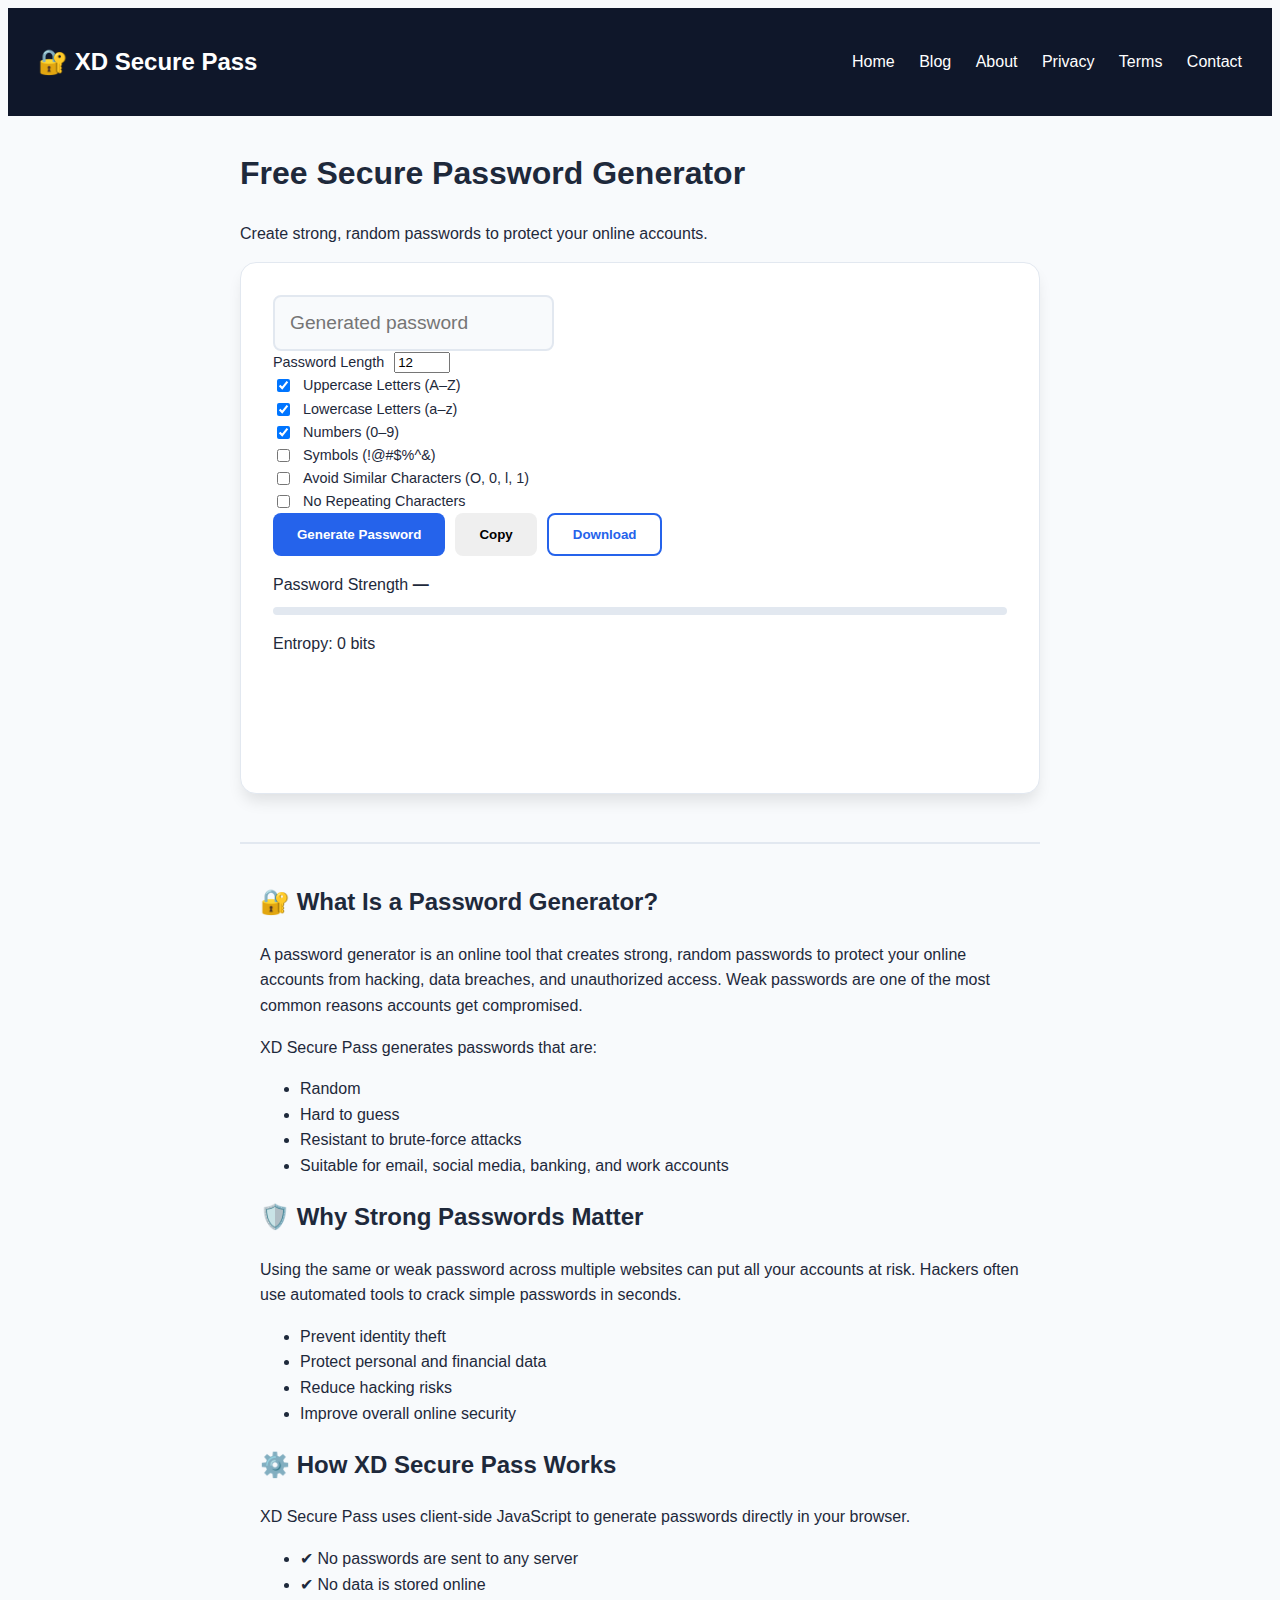
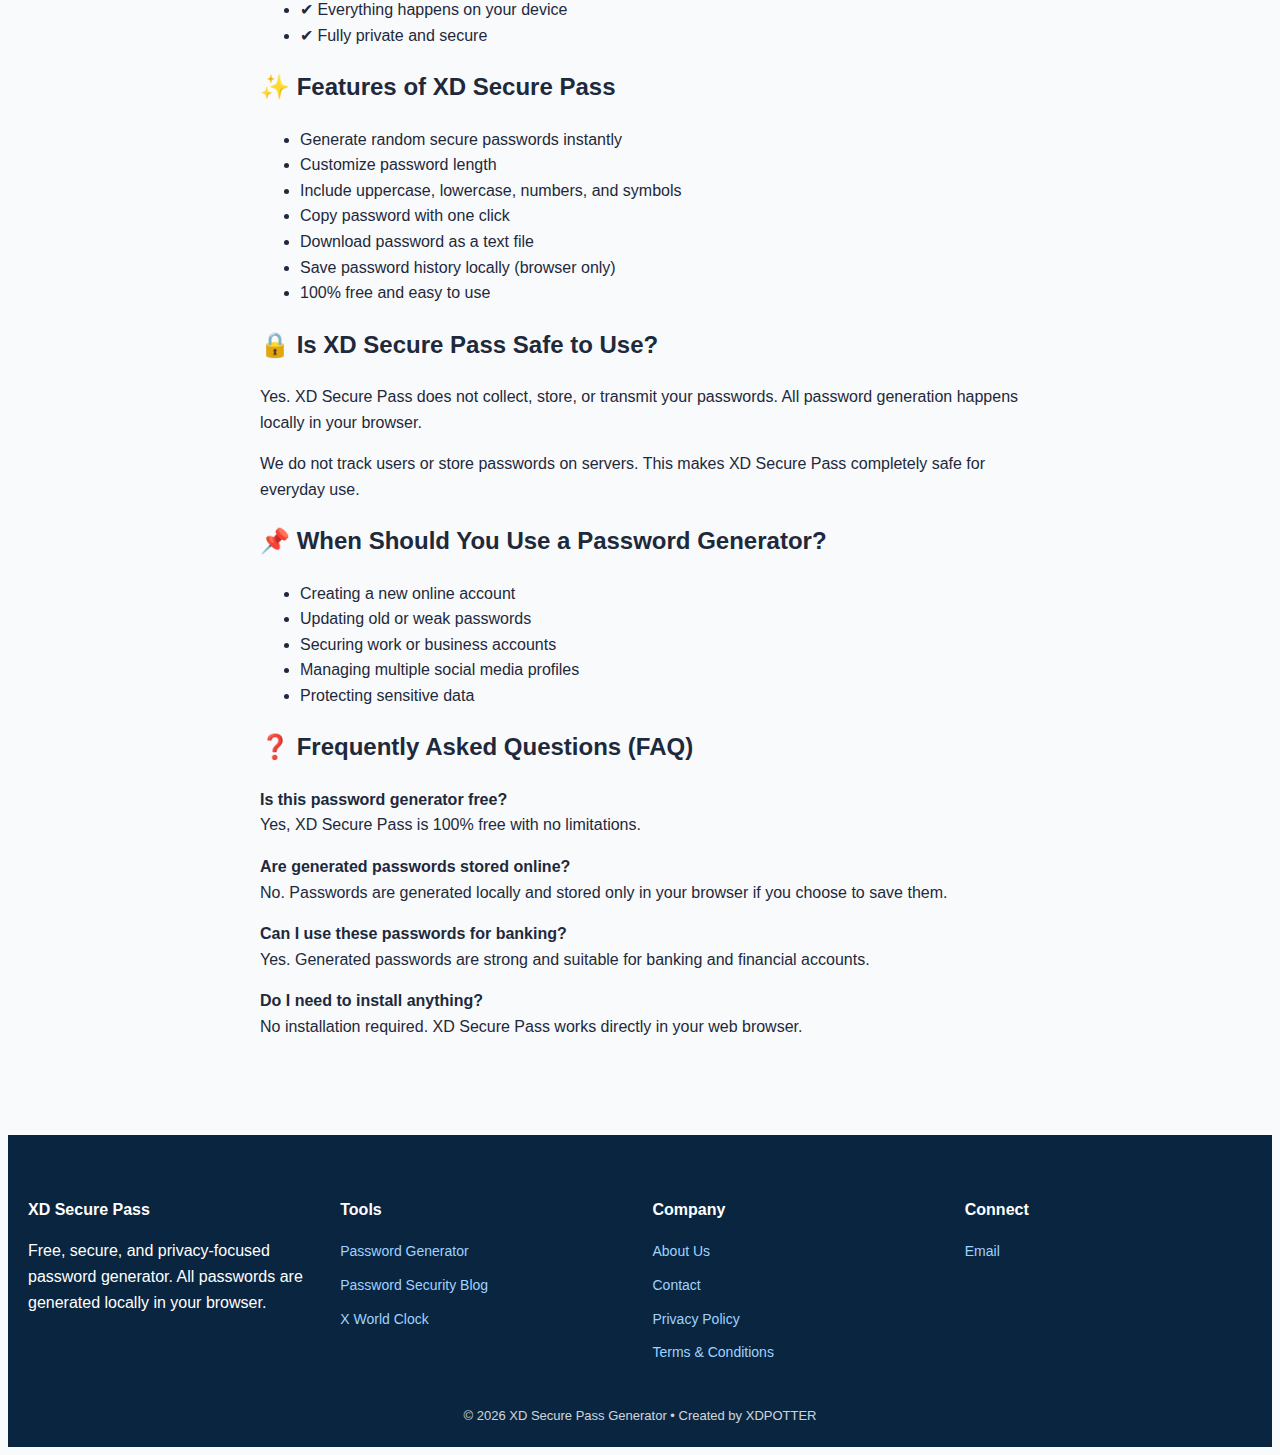
<file: index.html>
<!DOCTYPE html>
<html lang="en">
<head>
  <script async src="https://pagead2.googlesyndication.com/pagead/js/adsbygoogle.js?client=ca-pub-8173211580426362"
     crossorigin="anonymous"></script>
<meta charset="UTF-8">
<title>XD Secure Pass – Free Password Generator</title>
<meta name="description" content="Generate strong, secure passwords online for free.">
<meta name="viewport" content="width=device-width, initial-scale=1">
<link rel="stylesheet" href="style.css">

<!-- Google AdSense (ADD AFTER APPROVAL) -->
<!--
<script async src="https://pagead2.googlesyndication.com/pagead/js/adsbygoogle.js"
data-ad-client="ca-pub-XXXXXXXX"></script>
-->
</head>

<body>

<header>
  <!-- <button id="darkToggle" class="dark-toggle">
  🌙 Dark Mode
</button> -->

    <h2>🔐 XD Secure Pass</h2>
  <nav>
    <a href="index.html">Home</a>
    <a href="blog1.html">Blog</a>
    <a href="about.html">About</a>
    <a href="privacy.html">Privacy</a>
    <a href="terms.html">Terms</a>
    <a href="contact.html">Contact</a>
  </nav>
</header>

<!-- AD PLACEHOLDER (TOP BANNER) -->
<!-- <div class="ad-box">Advertisement</div> -->

<main class="container">

<h1>Free Secure Password Generator</h1>
<p>Create strong, random passwords to protect your online accounts.</p>

<div class="generator-box">
  <input type="text" id="password" placeholder="Generated password" readonly>

  <!-- Options -->
<div class="options-box">

  <label class="option">
    <span>Password Length</span>
    <input type="number" id="length" value="12" min="6" max="32">
  </label>

  <label class="option">
    <input type="checkbox" id="uppercase" checked>
    Uppercase Letters (A–Z)
  </label>

  <label class="option">
    <input type="checkbox" id="lowercase" checked>
    Lowercase Letters (a–z)
  </label>

  <label class="option">
    <input type="checkbox" id="numbers" checked>
    Numbers (0–9)
  </label>

  <label class="option">
    <input type="checkbox" id="symbols">
    Symbols (!@#$%^&)
  </label>

  <label class="option">
    <input type="checkbox" id="noSimilar">
    Avoid Similar Characters (O, 0, l, 1)
  </label>

  <label class="option">
    <input type="checkbox" id="noRepeat">
    No Repeating Characters
  </label>

</div>

  <div class="button-group">
  <button class="btn primary" onclick="generatePassword()">Generate Password</button>
  <button class="btn secondary" onclick="copyPassword()">Copy</button>
  <button class="btn outline" onclick="downloadPassword()">Download</button>
</div>

<p id="message" class="message"></p>



<div class="strength-box">
  <div class="strength-head">
    <span>Password Strength</span>
    <strong id="strengthText">—</strong>
  </div>

  <div class="strength-meter">
    <div id="strengthBar"></div>
  </div>

  <p id="entropyText">Entropy: 0 bits</p>

  <canvas id="entropyChart" height="80"></canvas>
</div>

</div>


<!-- AD PLACEHOLDER (MID CONTENT) -->
<!-- <div class="ad-box">Advertisement</div> -->

<section class="content-box">

  <h2>🔐 What Is a Password Generator?</h2>
  <p>
    A password generator is an online tool that creates strong, random passwords
    to protect your online accounts from hacking, data breaches, and unauthorized access.
    Weak passwords are one of the most common reasons accounts get compromised.
  </p>

  <p>XD Secure Pass generates passwords that are:</p>
  <ul>
    <li>Random</li>
    <li>Hard to guess</li>
    <li>Resistant to brute-force attacks</li>
    <li>Suitable for email, social media, banking, and work accounts</li>
  </ul>

  <h2>🛡️ Why Strong Passwords Matter</h2>
  <p>
    Using the same or weak password across multiple websites can put all your accounts at risk.
    Hackers often use automated tools to crack simple passwords in seconds.
  </p>

  <ul>
    <li>Prevent identity theft</li>
    <li>Protect personal and financial data</li>
    <li>Reduce hacking risks</li>
    <li>Improve overall online security</li>
  </ul>

  <h2>⚙️ How XD Secure Pass Works</h2>
  <p>
    XD Secure Pass uses client-side JavaScript to generate passwords directly in your browser.
  </p>

  <ul>
    <li>✔ No passwords are sent to any server</li>
    <li>✔ No data is stored online</li>
    <li>✔ Everything happens on your device</li>
    <li>✔ Fully private and secure</li>
  </ul>

  <h2>✨ Features of XD Secure Pass</h2>
  <ul>
    <li>Generate random secure passwords instantly</li>
    <li>Customize password length</li>
    <li>Include uppercase, lowercase, numbers, and symbols</li>
    <li>Copy password with one click</li>
    <li>Download password as a text file</li>
    <li>Save password history locally (browser only)</li>
    <li>100% free and easy to use</li>
  </ul>

  <h2>🔒 Is XD Secure Pass Safe to Use?</h2>
  <p>
    Yes. XD Secure Pass does not collect, store, or transmit your passwords.
    All password generation happens locally in your browser.
  </p>
  <p>
    We do not track users or store passwords on servers.
    This makes XD Secure Pass completely safe for everyday use.
  </p>

  <h2>📌 When Should You Use a Password Generator?</h2>
  <ul>
    <li>Creating a new online account</li>
    <li>Updating old or weak passwords</li>
    <li>Securing work or business accounts</li>
    <li>Managing multiple social media profiles</li>
    <li>Protecting sensitive data</li>
  </ul>

  <h2>❓ Frequently Asked Questions (FAQ)</h2>

  <p><strong>Is this password generator free?</strong><br>
  Yes, XD Secure Pass is 100% free with no limitations.</p>

  <p><strong>Are generated passwords stored online?</strong><br>
  No. Passwords are generated locally and stored only in your browser if you choose to save them.</p>

  <p><strong>Can I use these passwords for banking?</strong><br>
  Yes. Generated passwords are strong and suitable for banking and financial accounts.</p>

  <p><strong>Do I need to install anything?</strong><br>
  No installation required. XD Secure Pass works directly in your web browser.</p>

</section>


</main>

<footer class="site-footer">

  <div class="footer-grid">

    <div>
      <h4>XD Secure Pass</h4>
      <p>
        Free, secure, and privacy-focused password generator.
        All passwords are generated locally in your browser.
      </p>
    </div>

    <div>
      <h4>Tools</h4>
      <ul>
        <li><a href="/">Password Generator</a></li>
        <li><a href="/blog1.html">Password Security Blog</a></li>
        <li>
      <a href="https://xworldclock.netlify.app" target="_blank">
       X World Clock
      </a>
    </li>
      </ul>
    </div>

    <div>
      <h4>Company</h4>
      <ul>
        <li><a href="/about.html">About Us</a></li>
        <li><a href="/contact.html">Contact</a></li>
        <li><a href="/privacy.html">Privacy Policy</a></li>
        <li><a href="/terms.html">Terms & Conditions</a></li>
      </ul>
    </div>

    <div>
      <h4>Connect</h4>
      <ul>
        <li><a href="mailto:xdpotter@gmail.com">Email</a></li>
      </ul>
    </div>

  </div>

  <div class="footer-bottom">
    © <span id="year"></span> XD Secure Pass Generator • Created by XDPOTTER
  </div>

</footer>

<script>
document.getElementById("year").textContent = new Date().getFullYear();
</script>


<script src="script.js"></script>
<script>
const toggle = document.getElementById("darkToggle");

if (localStorage.getItem("theme") === "dark") {
  document.body.classList.add("dark");
}

toggle.onclick = () => {
  document.body.classList.toggle("dark");
  localStorage.setItem(
    "theme",
    document.body.classList.contains("dark") ? "dark" : "light"
  );
};
</script>

</body>
</html>
</file>
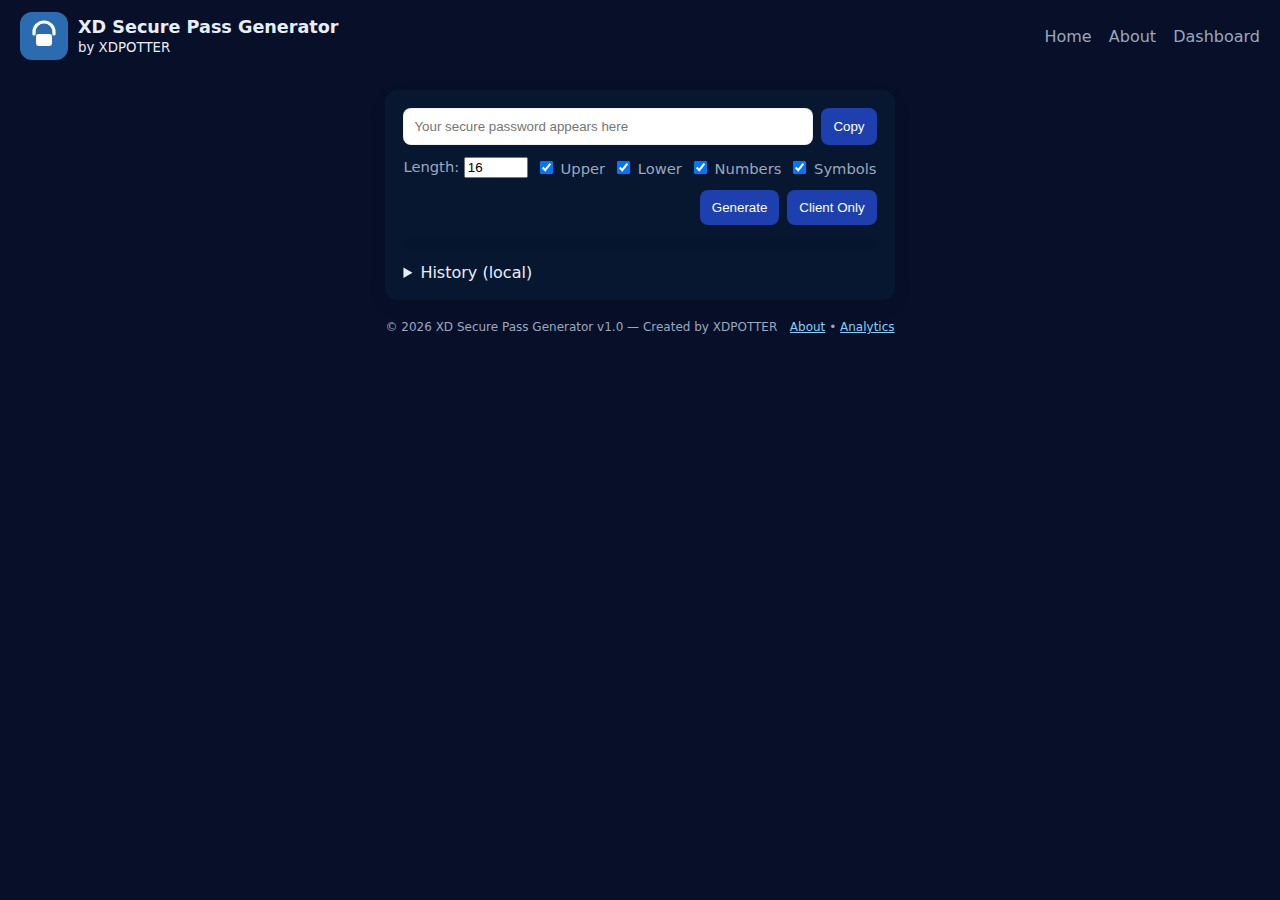
<file: frontend/index.html>
<!doctype html>
<html lang="en">
<head>
  <meta charset="utf-8" />
  <meta name="viewport" content="width=device-width,initial-scale=1" />
  <title>XD Secure Pass Generator</title>
  <meta name="description" content="Generate strong, unique, and secure passwords instantly." />
  <meta name="author" content="XDPOTTER" />
  <!-- Open Graph / Social preview -->
  <meta property="og:title" content="XD Secure Pass Generator" />
  <meta property="og:description" content="Generate strong, unique, and secure passwords instantly." />
  <meta property="og:image" content="preview.png" />
  <meta property="og:type" content="website" />
  <meta name="twitter:card" content="summary_large_image" />
  <!-- PWA -->
  <link rel="manifest" href="manifest.json" />
  <meta name="theme-color" content="#2B6CB0" />
  <link rel="icon" href="favicon.svg" />
  <link rel="stylesheet" href="style.css" />
</head>
<body>
  <header class="site-header">
    <div class="brand">
      <img src="app-icon-48.svg" alt="XD Secure" class="logo" />
      <div>
        <h1>XD Secure Pass Generator</h1>
        <small>by XDPOTTER</small>
      </div>
    </div>

    <nav class="nav">
      <a href="index.html">Home</a>
      <a href="about.html">About</a>
      <a href="dashboard.html">Dashboard</a>
    </nav>
  </header>

  <main class="container">
    <section class="card">
      <div class="output-row">
        <input id="passwordOutput" readonly placeholder="Your secure password appears here" />
        <button id="copyBtn" class="primary">Copy</button>
      </div>

      <div class="controls">
        <label>Length: <input id="length" type="number" min="4" max="128" value="16" /></label>
        <label><input id="upper" type="checkbox" checked /> Upper</label>
        <label><input id="lower" type="checkbox" checked /> Lower</label>
        <label><input id="numbers" type="checkbox" checked /> Numbers</label>
        <label><input id="symbols" type="checkbox" checked /> Symbols</label>
      </div>

      <div class="actions">
        <button id="generateBtn" class="primary">Generate</button>
        <button id="clientBtn" class="primary">Client Only</button>
      </div>

      <div class="strength" aria-hidden="true">
        <div class="bar" id="strengthBar"></div>
        <small id="entropyText"></small>
      </div>

      <details id="historyPanel">
        <summary>History (local)</summary>
        <ul id="historyList"></ul>
        <div class="history-actions">
          <button id="clearHistory" class="primary">Clear</button>
          <button id="exportHistory" class="primary">Export .txt</button>
        </div>
      </details>
    </section>

    <footer class="site-footer">
      <div>
        <small>© <span id="year"></span> XD Secure Pass Generator v1.0 — Created by XDPOTTER</small>
      </div>
      <div>
        <small><a href="about.html">About</a> • <a href="dashboard.html">Analytics</a></small>
      </div>
    </footer>
  </main>

  <script src="script.js"></script>
</body>
</html>
</file>
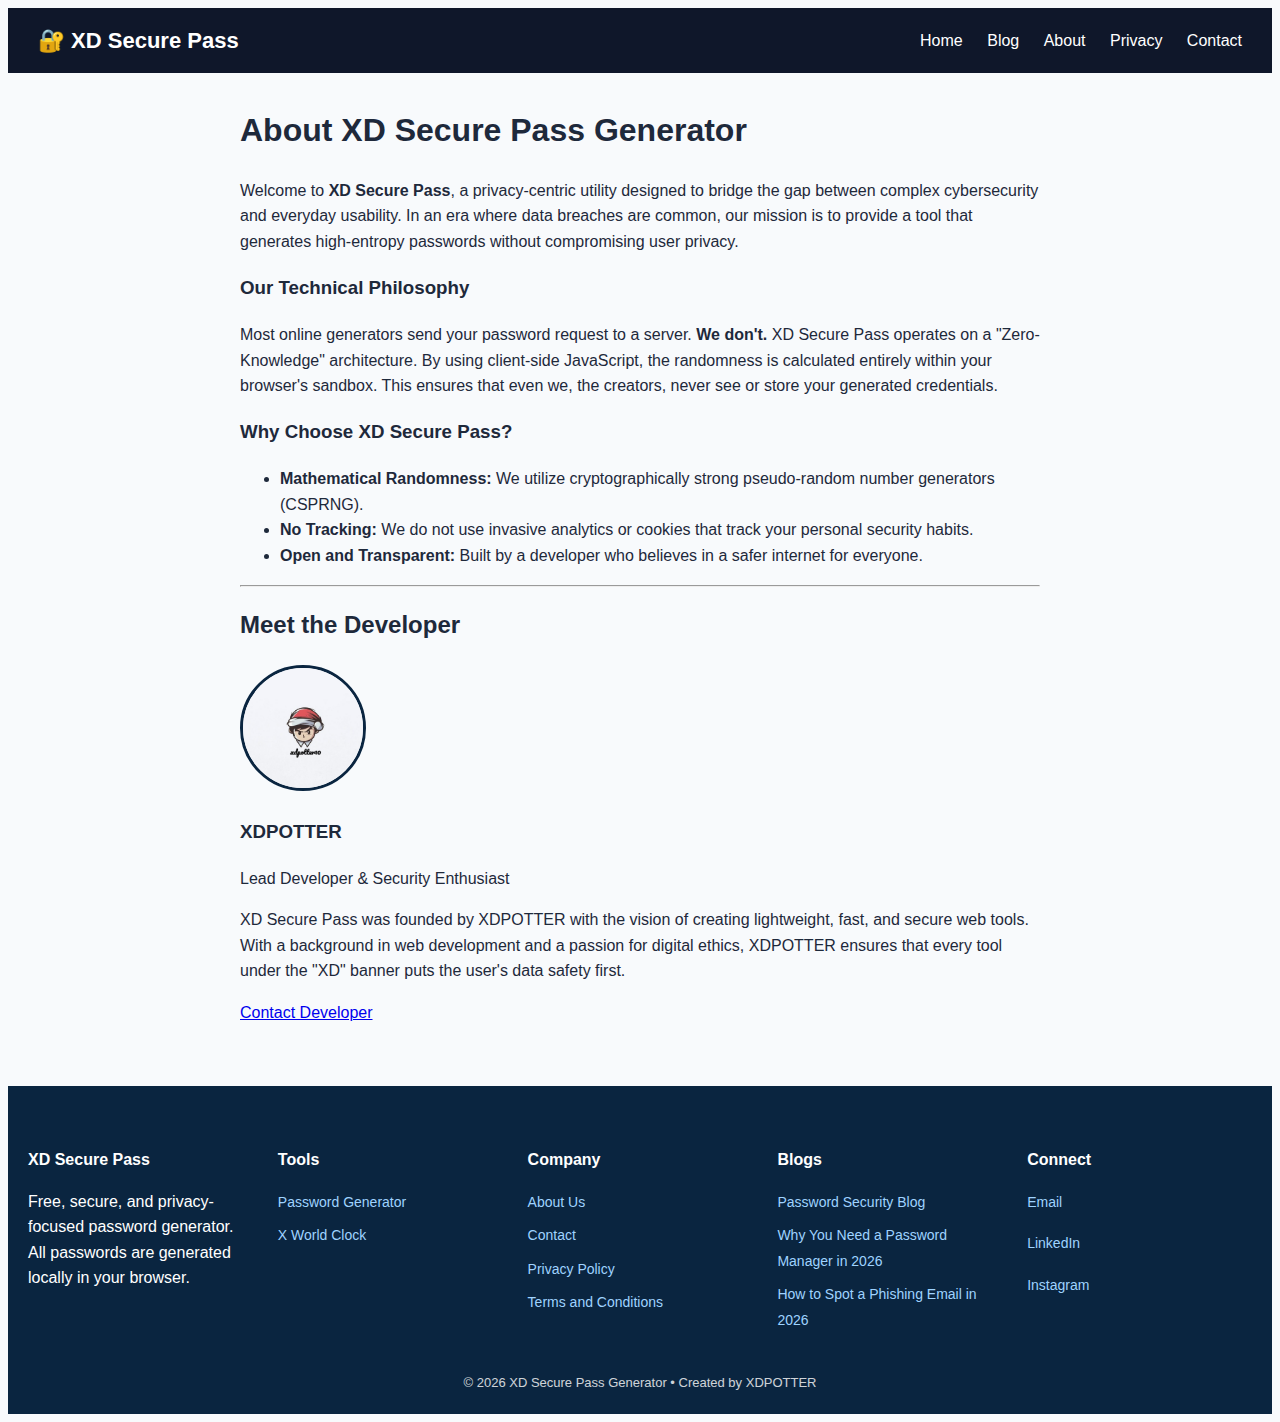
<file: about.html>
<!DOCTYPE html>
<html lang="en">
<head>
    <script async src="https://pagead2.googlesyndication.com/pagead/js/adsbygoogle.js?client=ca-pub-8173211580426362"
     crossorigin="anonymous"></script>
    <meta charset="UTF-8">
    <meta name="viewport" content="width=device-width, initial-scale=1.0">
    <title>About Us – XD Secure Pass | Our Mission for Privacy</title>
    <meta name="description" content="Meet the creator of XD Secure Pass and learn how our local-first password generation ensures your digital security and privacy.">
    <link rel="stylesheet" href="style.css">
    <link rel="icon" href="favicon.ico">
    <link rel="icon" type="image/svg+xml" href="favicon.svg">
    <script type="application/ld+json">
    {
      "@context": "https://schema.org",
      "@type": "WebSite",
      "name": "XD Secure Pass",
      "author": {
        "@type": "Person",
        "name": "XDPOTTER"
      }
    }
    </script>
</head>
<body>

<header>
    <div class="logo">🔐 XD Secure Pass</div>
    <nav>
        <a href="index.html">Home</a>
        <a href="blog1.html">Blog</a>
        <a href="about.html">About</a>
        <a href="privacy.html">Privacy</a>
        <a href="contact.html">Contact</a>
    </nav>
</header>

<main class="container">
    <article class="card">
        <h1>About XD Secure Pass Generator</h1>
        <p>Welcome to <strong>XD Secure Pass</strong>, a privacy-centric utility designed to bridge the gap between complex cybersecurity and everyday usability. In an era where data breaches are common, our mission is to provide a tool that generates high-entropy passwords without compromising user privacy.</p>

        <h3>Our Technical Philosophy</h3>
        <p>Most online generators send your password request to a server. <strong>We don't.</strong> XD Secure Pass operates on a "Zero-Knowledge" architecture. By using client-side JavaScript, the randomness is calculated entirely within your browser's sandbox. This ensures that even we, the creators, never see or store your generated credentials.</p>

        

        <h3>Why Choose XD Secure Pass?</h3>
        <ul>
            <li><strong>Mathematical Randomness:</strong> We utilize cryptographically strong pseudo-random number generators (CSPRNG).</li>
            <li><strong>No Tracking:</strong> We do not use invasive analytics or cookies that track your personal security habits.</li>
            <li><strong>Open and Transparent:</strong> Built by a developer who believes in a safer internet for everyone.</li>
        </ul>

        <hr>

        <section class="creator-section">
            <h2 class="creator-title">Meet the Developer</h2>
            <div class="creator-wrapper">
               <img
      src="xdpotter10.png"
      alt="XDPOTTER - Creator of XD Secure Pass Generator"
      class="creator-image"
    >
                    <h3>XDPOTTER</h3>
                    <p class="creator-role">Lead Developer & Security Enthusiast</p>
                    <p>XD Secure Pass was founded by XDPOTTER with the vision of creating lightweight, fast, and secure web tools. With a background in web development and a passion for digital ethics, XDPOTTER ensures that every tool under the "XD" banner puts the user's data safety first.</p>
                    <div class="creator-socials">
                        <a href="mailto:xdpotter10@gmail.com">Contact Developer</a>
                    </div>
                </div>
            </div>
        </section>
    </article>
</main>

<footer class="site-footer">

  <div class="footer-grid">

    <div>
      <h4>XD Secure Pass</h4>
      <p>
        Free, secure, and privacy-focused password generator.
        All passwords are generated locally in your browser.
      </p>
    </div>

    <div>
      <h4>Tools</h4>
      <ul>
        <li><a href="/">Password Generator</a></li>
        <li>
      <a href="https://xworldclock.netlify.app" target="_blank">
       X World Clock
      </a>
    </li>
      </ul>
    </div>

    <div>
      <h4>Company</h4>
      <ul>
        <li><a href="/about.html">About Us</a></li>
        <li><a href="/contact.html">Contact</a></li>
        <li><a href="/privacy.html">Privacy Policy</a></li>
        <li><a href="/terms.html">Terms and Conditions</a></li>
      </ul>
    </div>

    <div>
      <h4>Blogs</h4>
      <ul>
        <li><a href="/blog1.html">Password Security Blog</a></li>
        <li><a href="/blog2.html">Why You Need a Password Manager in 2026</a></li>
        <li><a href="blog3.html">How to Spot a Phishing Email in 2026</a></li>
      </ul>
    </div>

    <div>
      <h4>Connect</h4>
      <ul>
        <li><a href="mailto:xdpotter10@gmail.com">Email</a></li>
      </ul>
      <ul>
        <li><a href="https://in.linkedin.com/in/harshal-kotwal-235510180">LinkedIn</a></li>
      </ul>
      <ul>
        <li><a href="www.instagram.com/xdpotter10">Instagram</a></li>
      </ul>
    </div>

  </div>

  <div class="footer-bottom">
    © <span id="year"></span> XD Secure Pass Generator • Created by XDPOTTER
  </div>

</footer>

<script>
  document.getElementById("year").textContent = new Date().getFullYear();
</script>
</body>
</html>
</file>
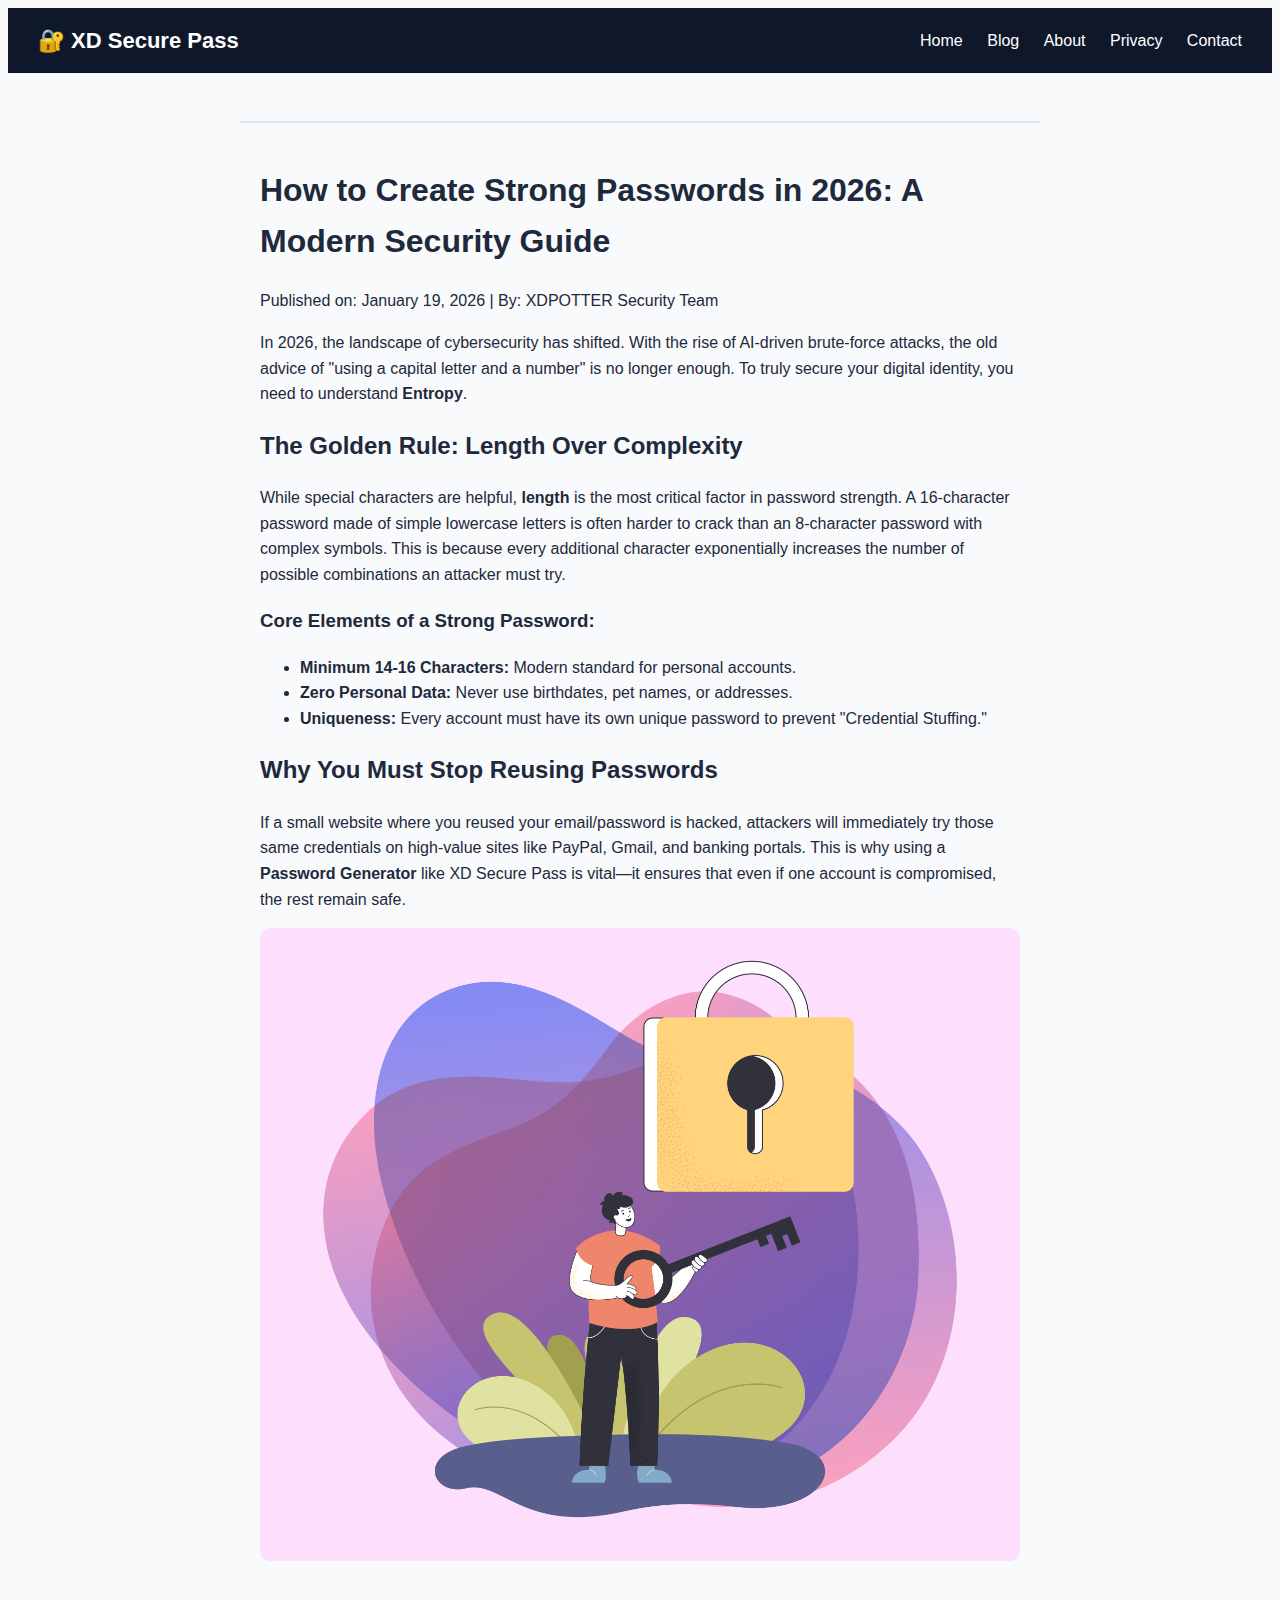
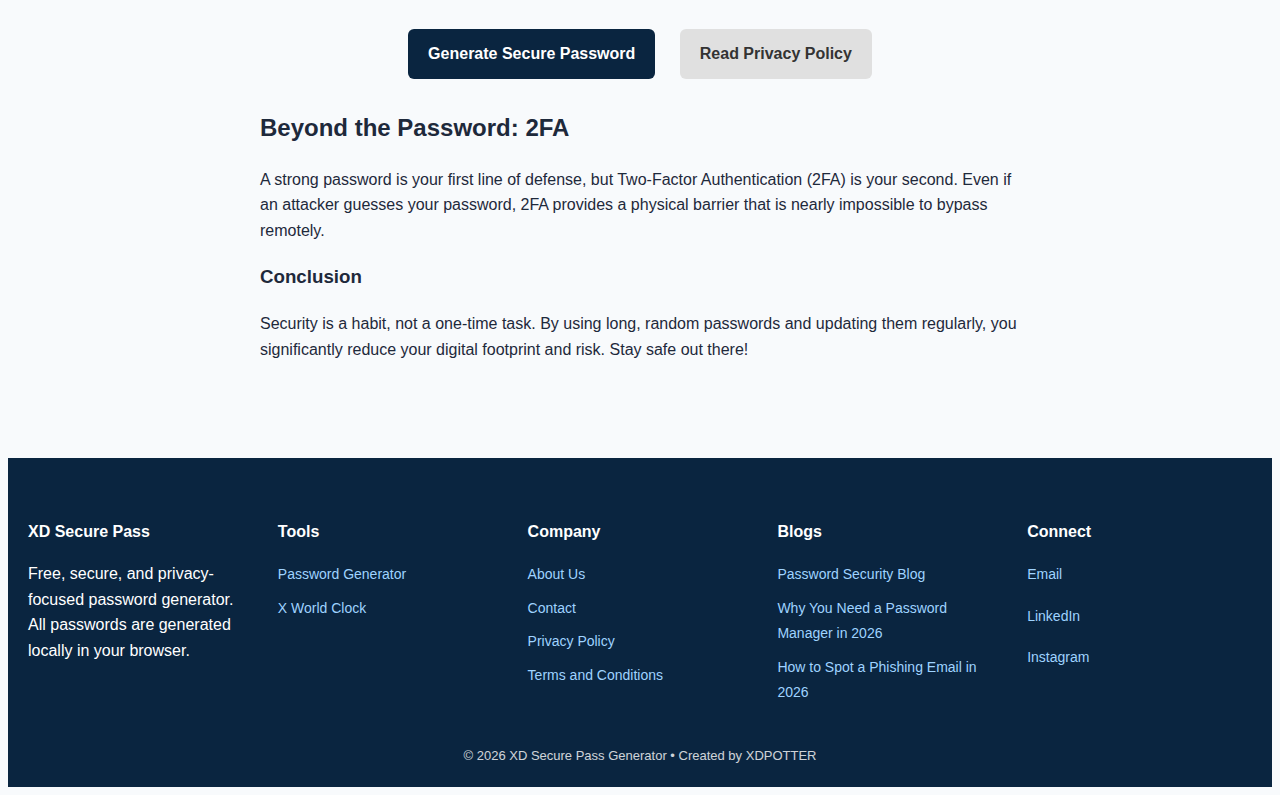
<file: blog1.html>
<!DOCTYPE html>
<html lang="en">
<head>
    <script async src="https://pagead2.googlesyndication.com/pagead/js/adsbygoogle.js?client=ca-pub-8173211580426362"
     crossorigin="anonymous"></script>
    <meta charset="UTF-8">
    <meta name="viewport" content="width=device-width, initial-scale=1.0">
    <title>The Ultimate Guide to Password Security in 2026</title>
    <meta name="description" content="Discover why password length matters more than complexity and learn how to defend against modern brute-force attacks.">
    <link rel="stylesheet" href="style.css">
    <link rel="icon" href="favicon.ico">
    <link rel="icon" type="image/svg+xml" href="favicon.svg">
</head>
<body>

<header>
    <div class="logo">🔐 XD Secure Pass</div>
    <nav>
        <a href="index.html">Home</a>
        <a href="blog1.html">Blog</a>
        <a href="about.html">About</a>
        <a href="privacy.html">Privacy</a>
        <a href="contact.html">Contact</a>
    </nav>
</header>

<main class="container">
    <article class="content-box">
        <h1>How to Create Strong Passwords in 2026: A Modern Security Guide</h1>
        
        <p class="meta-info">Published on: January 19, 2026 | By: XDPOTTER Security Team</p>

        <p>In 2026, the landscape of cybersecurity has shifted. With the rise of AI-driven brute-force attacks, the old advice of "using a capital letter and a number" is no longer enough. To truly secure your digital identity, you need to understand <strong>Entropy</strong>.</p>

        

        <h2>The Golden Rule: Length Over Complexity</h2>
        <p>While special characters are helpful, <strong>length</strong> is the most critical factor in password strength. A 16-character password made of simple lowercase letters is often harder to crack than an 8-character password with complex symbols. This is because every additional character exponentially increases the number of possible combinations an attacker must try.</p>

        <h3>Core Elements of a Strong Password:</h3>
        <ul>
            <li><strong>Minimum 14-16 Characters:</strong> Modern standard for personal accounts.</li>
            <li><strong>Zero Personal Data:</strong> Never use birthdates, pet names, or addresses.</li>
            <li><strong>Uniqueness:</strong> Every account must have its own unique password to prevent "Credential Stuffing."</li>
        </ul>

        <h2>Why You Must Stop Reusing Passwords</h2>
        <p>If a small website where you reused your email/password is hacked, attackers will immediately try those same credentials on high-value sites like PayPal, Gmail, and banking portals. This is why using a <strong>Password Generator</strong> like XD Secure Pass is vital—it ensures that even if one account is compromised, the rest remain safe.</p>

        <!-- <div class="blog-cta">
            <p><strong>Ready to secure your accounts?</strong></p>
            <a href="index.html" class="btn primary">Generate a Secure Password Now</a>
        </div> -->

        <img src="41bdfb4f-320e-4d85-89ea-64c04adc920f.jpg"
     alt="Strong password security illustration"
     class="blog-image">

     <div class="blog-cta">
  <a href="index.html" class="btn-primary">Generate Secure Password</a>
  <a href="privacy.html" class="btn-secondary">Read Privacy Policy</a>
</div>

        <h2>Beyond the Password: 2FA</h2>
        <p>A strong password is your first line of defense, but Two-Factor Authentication (2FA) is your second. Even if an attacker guesses your password, 2FA provides a physical barrier that is nearly impossible to bypass remotely.</p>

        <h3>Conclusion</h3>
        <p>Security is a habit, not a one-time task. By using long, random passwords and updating them regularly, you significantly reduce your digital footprint and risk. Stay safe out there!</p>
    </article>
</main>

<footer class="site-footer">

  <div class="footer-grid">

    <div>
      <h4>XD Secure Pass</h4>
      <p>
        Free, secure, and privacy-focused password generator.
        All passwords are generated locally in your browser.
      </p>
    </div>

    <div>
      <h4>Tools</h4>
      <ul>
        <li><a href="/">Password Generator</a></li>
        <li>
      <a href="https://xworldclock.netlify.app" target="_blank">
       X World Clock
      </a>
    </li>
      </ul>
    </div>

    <div>
      <h4>Company</h4>
      <ul>
        <li><a href="/about.html">About Us</a></li>
        <li><a href="/contact.html">Contact</a></li>
        <li><a href="/privacy.html">Privacy Policy</a></li>
        <li><a href="/terms.html">Terms and Conditions</a></li>
      </ul>
    </div>

    <div>
      <h4>Blogs</h4>
      <ul>
        <li><a href="/blog1.html">Password Security Blog</a></li>
        <li><a href="/blog2.html">Why You Need a Password Manager in 2026</a></li>
        <li><a href="blog3.html">How to Spot a Phishing Email in 2026</a></li>
      </ul>
    </div>

    <div>
      <h4>Connect</h4>
      <ul>
        <li><a href="mailto:xdpotter10@gmail.com">Email</a></li>
      </ul>
      <ul>
        <li><a href="https://in.linkedin.com/in/harshal-kotwal-235510180">LinkedIn</a></li>
      </ul>
      <ul>
        <li><a href="www.instagram.com/xdpotter10">Instagram</a></li>
      </ul>
    </div>

  </div>

  <div class="footer-bottom">
    © <span id="year"></span> XD Secure Pass Generator • Created by XDPOTTER
  </div>

</footer>

<script>
  document.getElementById("year").textContent = new Date().getFullYear();
</script>
</body>
</html>
</file>
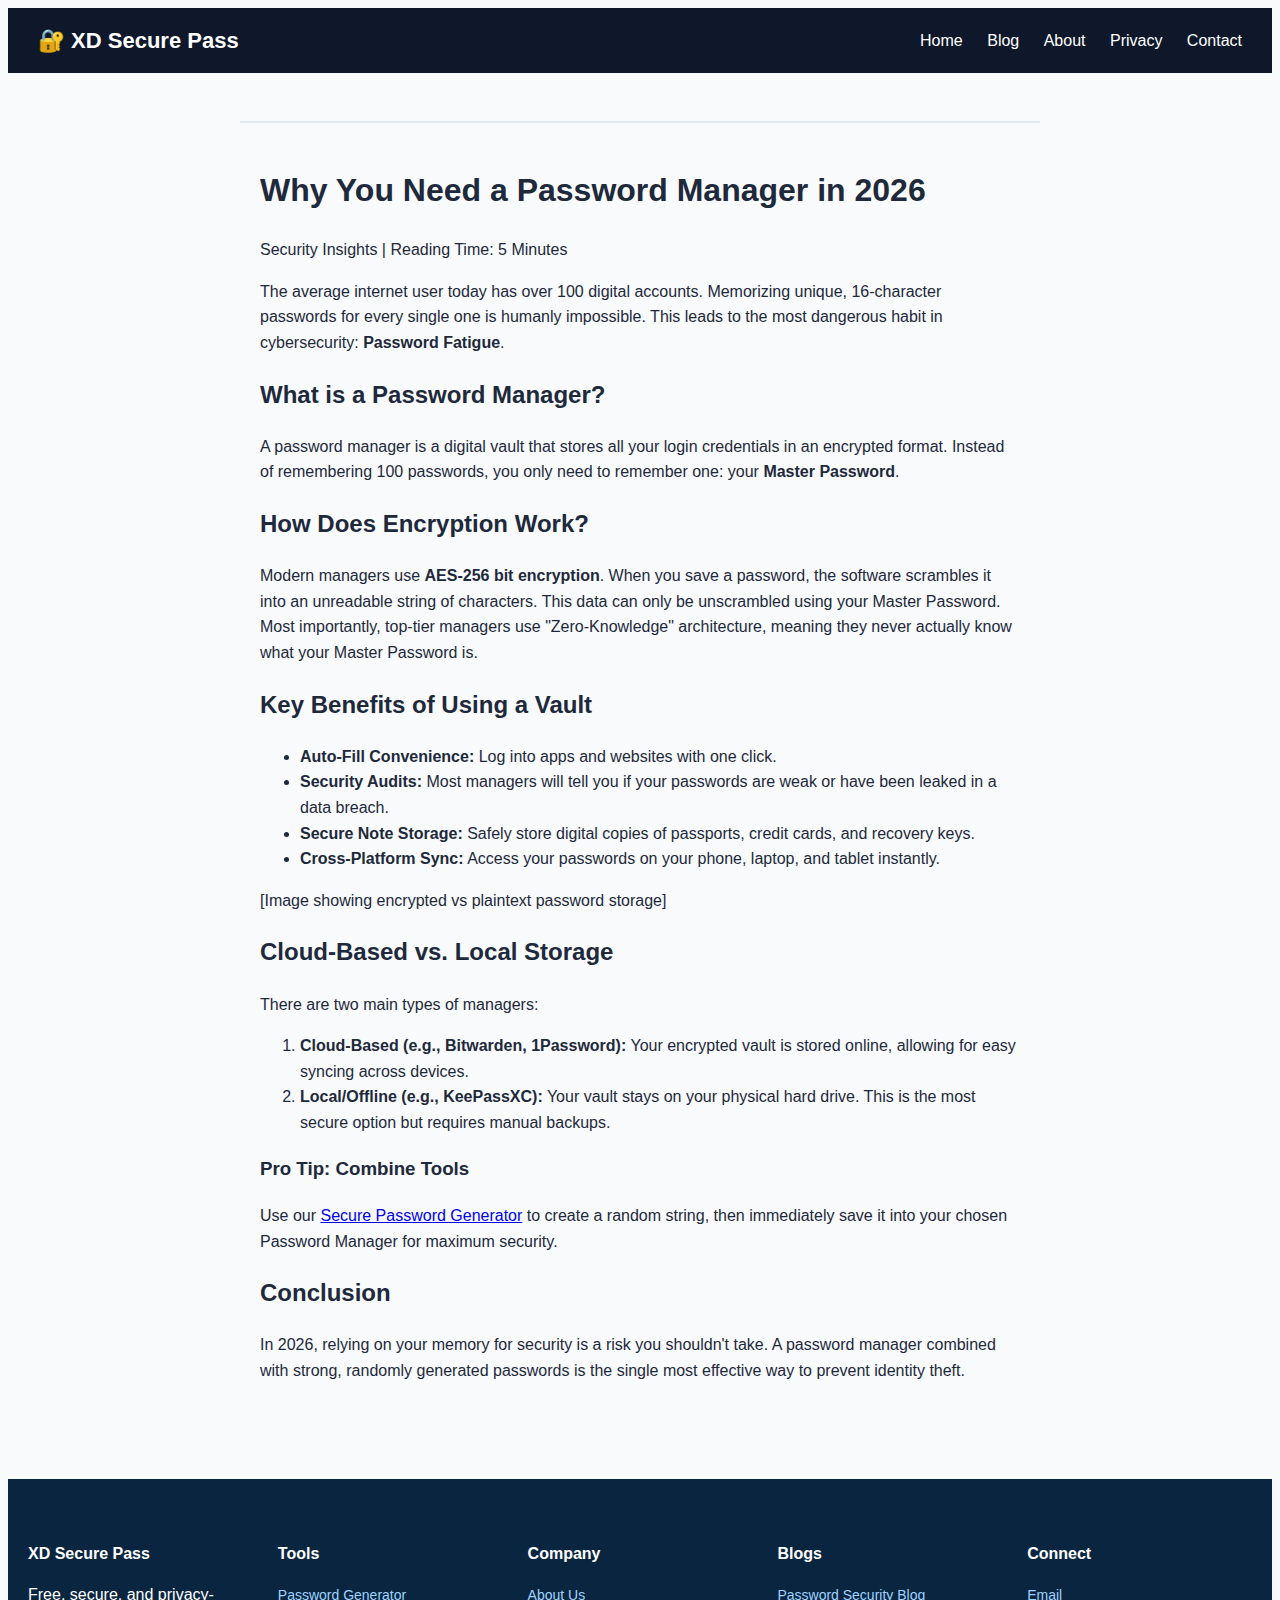
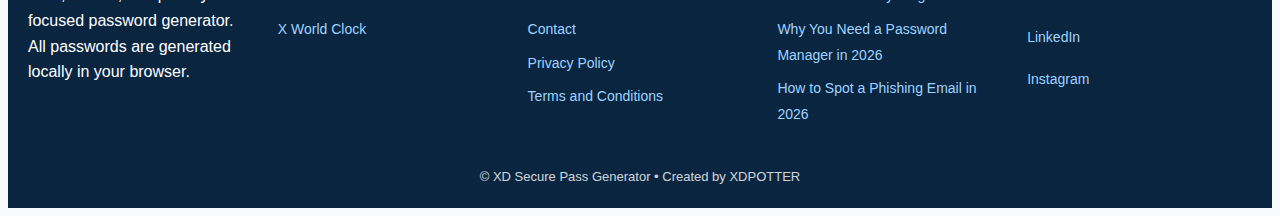
<file: blog2.html>
<!DOCTYPE html>
<html lang="en">
<head>
    <script async src="https://pagead2.googlesyndication.com/pagead/js/adsbygoogle.js?client=ca-pub-8173211580426362"
     crossorigin="anonymous"></script>
    <meta charset="UTF-8">
    <meta name="viewport" content="width=device-width, initial-scale=1.0">
    <title>Why You Need a Password Manager in 2026 | XD Secure Pass</title>
    <meta name="description" content="Stop memorizing passwords. Learn how password managers work, why they are secure, and how to choose the best one for your digital life.">
    <link rel="stylesheet" href="style.css">
    <link rel="icon" type="image/svg+xml" href="favicon.svg">
</head>
<body>

<header>
    <div class="logo">🔐 XD Secure Pass</div>
    <nav>
        <a href="index.html">Home</a>
        <a href="blog1.html">Blog</a>
        <a href="about.html">About</a>
        <a href="privacy.html">Privacy</a>
        <a href="contact.html">Contact</a>
    </nav>
</header>

<main class="container">
    <article class="content-box">
        <h1>Why You Need a Password Manager in 2026</h1>
        <p class="meta-info">Security Insights | Reading Time: 5 Minutes</p>

        <p>The average internet user today has over 100 digital accounts. Memorizing unique, 16-character passwords for every single one is humanly impossible. This leads to the most dangerous habit in cybersecurity: <strong>Password Fatigue</strong>.</p>

        

        <h2>What is a Password Manager?</h2>
        <p>A password manager is a digital vault that stores all your login credentials in an encrypted format. Instead of remembering 100 passwords, you only need to remember one: your <strong>Master Password</strong>.</p>

        <h2>How Does Encryption Work?</h2>
        <p>Modern managers use <strong>AES-256 bit encryption</strong>. When you save a password, the software scrambles it into an unreadable string of characters. This data can only be unscrambled using your Master Password. Most importantly, top-tier managers use "Zero-Knowledge" architecture, meaning they never actually know what your Master Password is.</p>

        <h2>Key Benefits of Using a Vault</h2>
        <ul>
            <li><strong>Auto-Fill Convenience:</strong> Log into apps and websites with one click.</li>
            <li><strong>Security Audits:</strong> Most managers will tell you if your passwords are weak or have been leaked in a data breach.</li>
            <li><strong>Secure Note Storage:</strong> Safely store digital copies of passports, credit cards, and recovery keys.</li>
            <li><strong>Cross-Platform Sync:</strong> Access your passwords on your phone, laptop, and tablet instantly.</li>
        </ul>

        [Image showing encrypted vs plaintext password storage]

        <h2>Cloud-Based vs. Local Storage</h2>
        <p>There are two main types of managers:</p>
        <ol>
            <li><strong>Cloud-Based (e.g., Bitwarden, 1Password):</strong> Your encrypted vault is stored online, allowing for easy syncing across devices.</li>
            <li><strong>Local/Offline (e.g., KeePassXC):</strong> Your vault stays on your physical hard drive. This is the most secure option but requires manual backups.</li>
        </ol>

        <div class="trust-box">
            <h3>Pro Tip: Combine Tools</h3>
            <p>Use our <a href="index.html">Secure Password Generator</a> to create a random string, then immediately save it into your chosen Password Manager for maximum security.</p>
        </div>

        <h2>Conclusion</h2>
        <p>In 2026, relying on your memory for security is a risk you shouldn't take. A password manager combined with strong, randomly generated passwords is the single most effective way to prevent identity theft.</p>
    </article>
</main>

<footer class="site-footer">

  <div class="footer-grid">

    <div>
      <h4>XD Secure Pass</h4>
      <p>
        Free, secure, and privacy-focused password generator.
        All passwords are generated locally in your browser.
      </p>
    </div>

    <div>
      <h4>Tools</h4>
      <ul>
        <li><a href="/">Password Generator</a></li>
        <li>
      <a href="https://xworldclock.netlify.app" target="_blank">
       X World Clock
      </a>
    </li>
      </ul>
    </div>

    <div>
      <h4>Company</h4>
      <ul>
        <li><a href="/about.html">About Us</a></li>
        <li><a href="/contact.html">Contact</a></li>
        <li><a href="/privacy.html">Privacy Policy</a></li>
        <li><a href="/terms.html">Terms and Conditions</a></li>
      </ul>
    </div>

    <div>
      <h4>Blogs</h4>
      <ul>
        <li><a href="/blog1.html">Password Security Blog</a></li>
        <li><a href="/blog2.html">Why You Need a Password Manager in 2026</a></li>
        <li><a href="blog3.html">How to Spot a Phishing Email in 2026</a></li>
      </ul>
    </div>

    <div>
      <h4>Connect</h4>
      <ul>
        <li><a href="mailto:xdpotter10@gmail.com">Email</a></li>
      </ul>
      <ul>
        <li><a href="https://in.linkedin.com/in/harshal-kotwal-235510180">LinkedIn</a></li>
      </ul>
      <ul>
        <li><a href="www.instagram.com/xdpotter10">Instagram</a></li>
      </ul>
    </div>

  </div>

  <div class="footer-bottom">
    © <span id="year"></span> XD Secure Pass Generator • Created by XDPOTTER
  </div>

</footer>

</body>
</html>
</file>
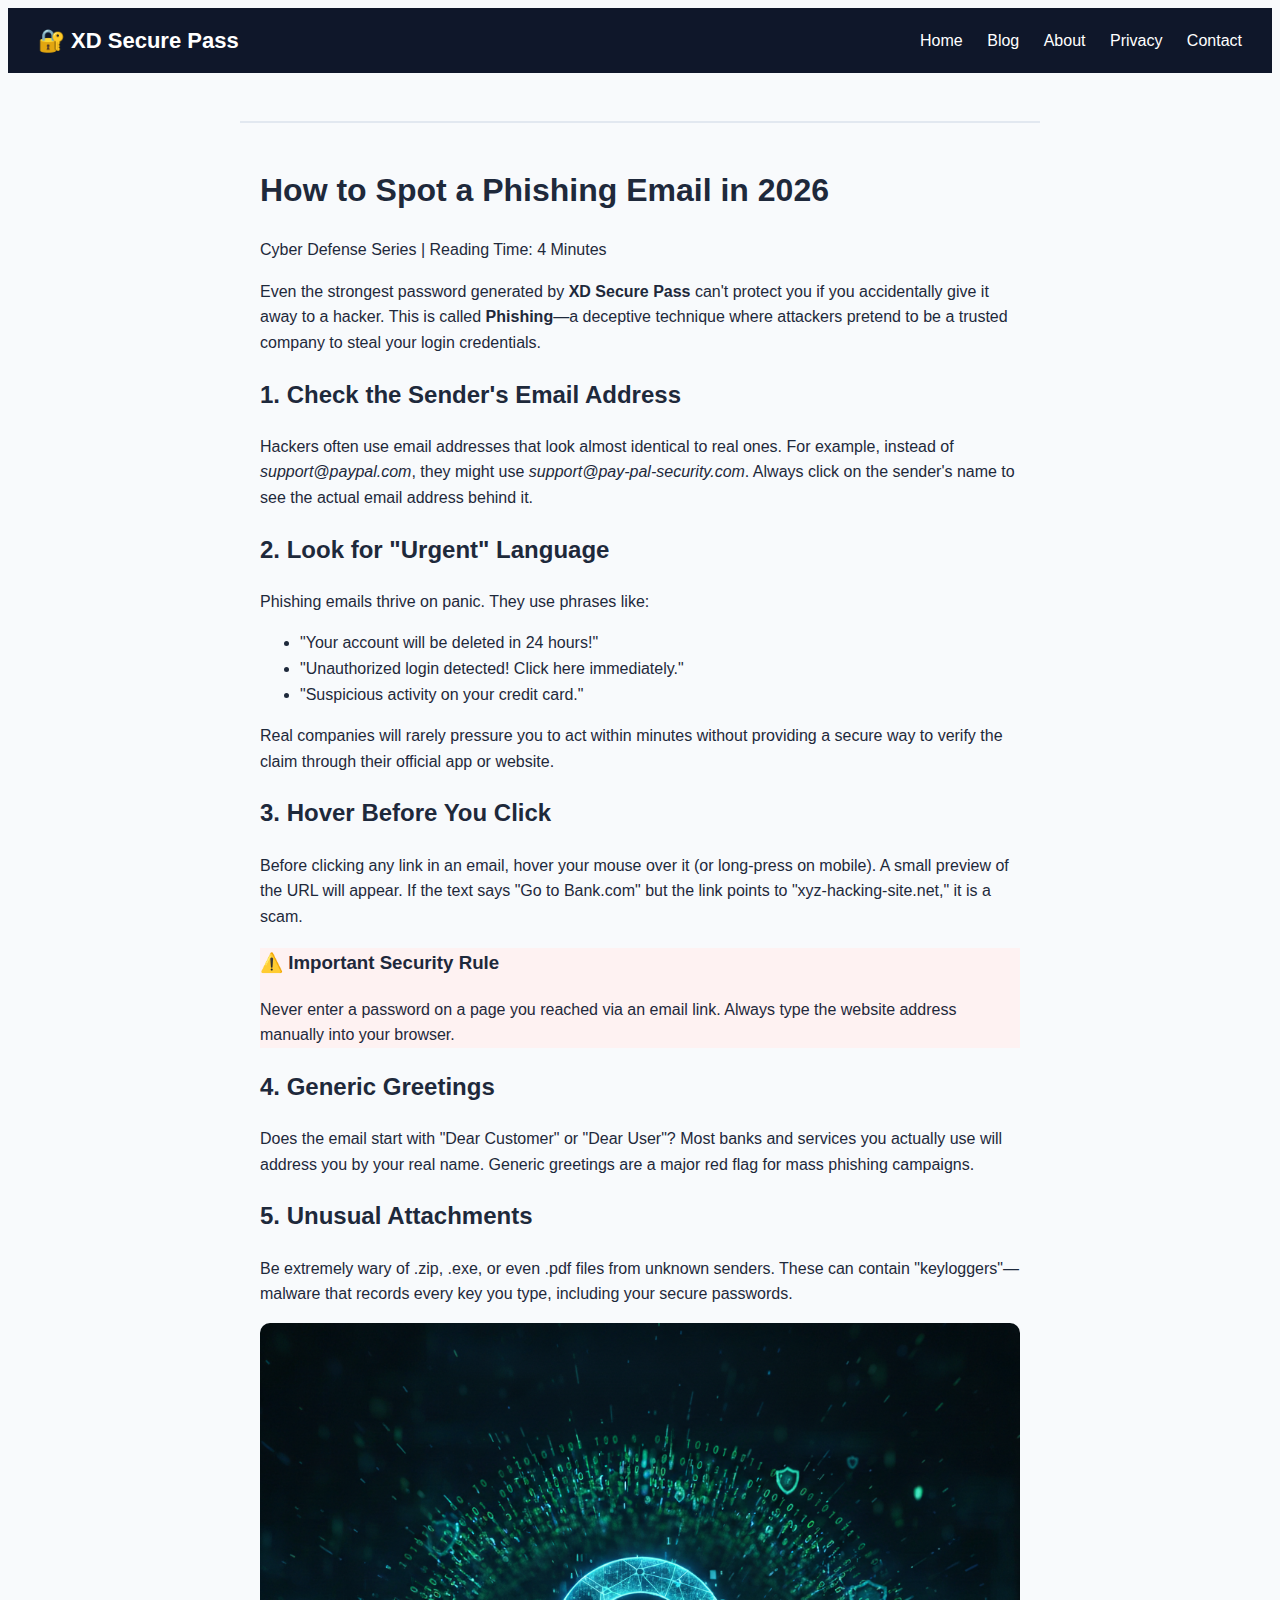
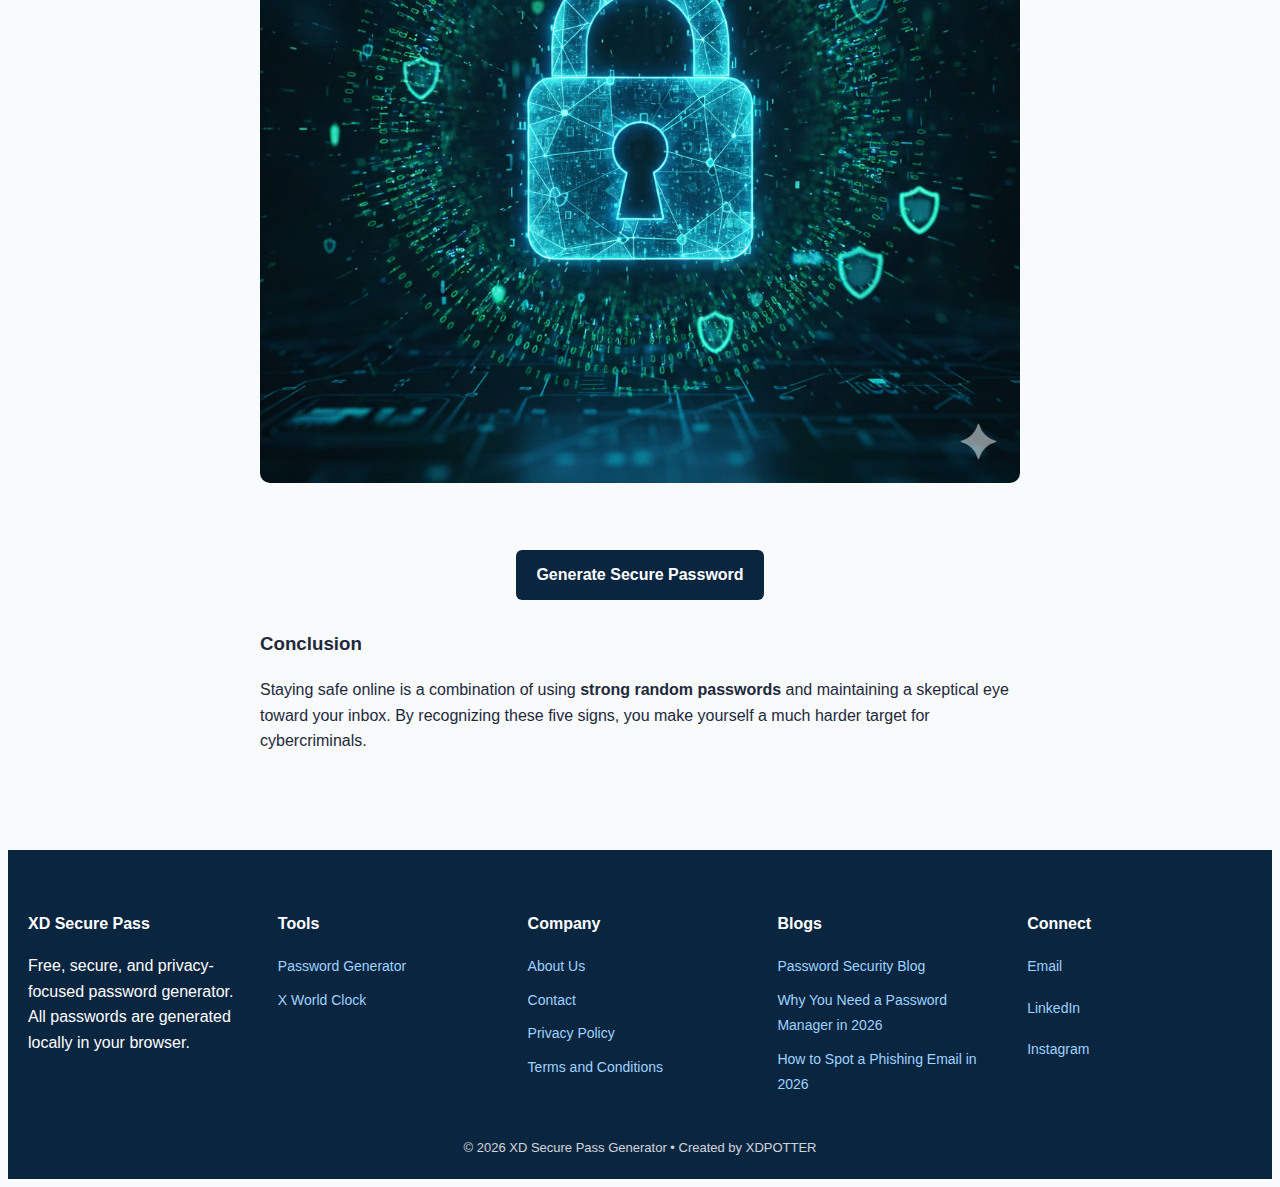
<file: blog3.html>
<!DOCTYPE html>
<html lang="en">
<head>
    <script async src="https://pagead2.googlesyndication.com/pagead/js/adsbygoogle.js?client=ca-pub-8173211580426362"
     crossorigin="anonymous"></script>
    <meta charset="UTF-8">
    <meta name="viewport" content="width=device-width, initial-scale=1.0">
    <title>How to Spot Phishing Emails in 2026 | XD Secure Pass</title>
    <meta name="description" content="Protect your passwords from hackers. Learn the top 5 signs of a phishing email and how to keep your accounts safe from identity theft.">
    <link rel="stylesheet" href="style.css">
    <link rel="icon" href="favicon.ico">
    <link rel="icon" type="image/svg+xml" href="favicon.svg">
</head>
<body>

<header>
    <div class="logo">🔐 XD Secure Pass</div>
    <nav>
        <a href="index.html">Home</a>
        <a href="blog1.html">Blog</a>
        <a href="about.html">About</a>
        <a href="privacy.html">Privacy</a>
        <a href="contact.html">Contact</a>
    </nav>
</header>

<main class="container">
    <article class="content-box">
        <h1>How to Spot a Phishing Email in 2026</h1>
        <p class="meta-info">Cyber Defense Series | Reading Time: 4 Minutes</p>

        <p>Even the strongest password generated by <strong>XD Secure Pass</strong> can't protect you if you accidentally give it away to a hacker. This is called <strong>Phishing</strong>—a deceptive technique where attackers pretend to be a trusted company to steal your login credentials.</p>

        <h2>1. Check the Sender's Email Address</h2>
        <p>Hackers often use email addresses that look almost identical to real ones. For example, instead of <em>support@paypal.com</em>, they might use <em>support@pay-pal-security.com</em>. Always click on the sender's name to see the actual email address behind it.</p>

        <h2>2. Look for "Urgent" Language</h2>
        <p>Phishing emails thrive on panic. They use phrases like:</p>
        <ul>
            <li>"Your account will be deleted in 24 hours!"</li>
            <li>"Unauthorized login detected! Click here immediately."</li>
            <li>"Suspicious activity on your credit card."</li>
        </ul>
        <p>Real companies will rarely pressure you to act within minutes without providing a secure way to verify the claim through their official app or website.</p>

        <h2>3. Hover Before You Click</h2>
        <p>Before clicking any link in an email, hover your mouse over it (or long-press on mobile). A small preview of the URL will appear. If the text says "Go to Bank.com" but the link points to "xyz-hacking-site.net," it is a scam.</p>

        <div class="trust-box" style="border-left-color: #ef4444; background: #fef2f2;">
            <h3>⚠️ Important Security Rule</h3>
            <p>Never enter a password on a page you reached via an email link. Always type the website address manually into your browser.</p>
        </div>

        <h2>4. Generic Greetings</h2>
        <p>Does the email start with "Dear Customer" or "Dear User"? Most banks and services you actually use will address you by your real name. Generic greetings are a major red flag for mass phishing campaigns.</p>

        <h2>5. Unusual Attachments</h2>
        <p>Be extremely wary of .zip, .exe, or even .pdf files from unknown senders. These can contain "keyloggers"—malware that records every key you type, including your secure passwords.</p>

        <img src="Gemini_Generated_Image_i0ligmi0ligmi0li.png"
     alt="Strong password security illustration"
     class="blog-image">

     <div class="blog-cta">
  <a href="index.html" class="btn-primary">Generate Secure Password</a>
</div>

        <h3>Conclusion</h3>
        <p>Staying safe online is a combination of using <strong>strong random passwords</strong> and maintaining a skeptical eye toward your inbox. By recognizing these five signs, you make yourself a much harder target for cybercriminals.</p>
    </article>
</main>

<footer class="site-footer">

  <div class="footer-grid">

    <div>
      <h4>XD Secure Pass</h4>
      <p>
        Free, secure, and privacy-focused password generator.
        All passwords are generated locally in your browser.
      </p>
    </div>

    <div>
      <h4>Tools</h4>
      <ul>
        <li><a href="/">Password Generator</a></li>
        <li>
      <a href="https://xworldclock.netlify.app" target="_blank">
       X World Clock
      </a>
    </li>
      </ul>
    </div>

    <div>
      <h4>Company</h4>
      <ul>
        <li><a href="/about.html">About Us</a></li>
        <li><a href="/contact.html">Contact</a></li>
        <li><a href="/privacy.html">Privacy Policy</a></li>
        <li><a href="/terms.html">Terms and Conditions</a></li>
      </ul>
    </div>

    <div>
      <h4>Blogs</h4>
      <ul>
        <li><a href="/blog1.html">Password Security Blog</a></li>
        <li><a href="/blog2.html">Why You Need a Password Manager in 2026</a></li>
        <li><a href="blog3.html">How to Spot a Phishing Email in 2026</a></li>
      </ul>
    </div>

    <div>
      <h4>Connect</h4>
      <ul>
        <li><a href="mailto:xdpotter10@gmail.com">Email</a></li>
      </ul>
      <ul>
        <li><a href="https://in.linkedin.com/in/harshal-kotwal-235510180">LinkedIn</a></li>
      </ul>
      <ul>
        <li><a href="www.instagram.com/xdpotter10">Instagram</a></li>
      </ul>
    </div>

  </div>

  <div class="footer-bottom">
    © <span id="year"></span> XD Secure Pass Generator • Created by XDPOTTER
  </div>

</footer>
<script>
  document.getElementById("year").textContent = new Date().getFullYear();
</script>
</body>
</html>
</file>
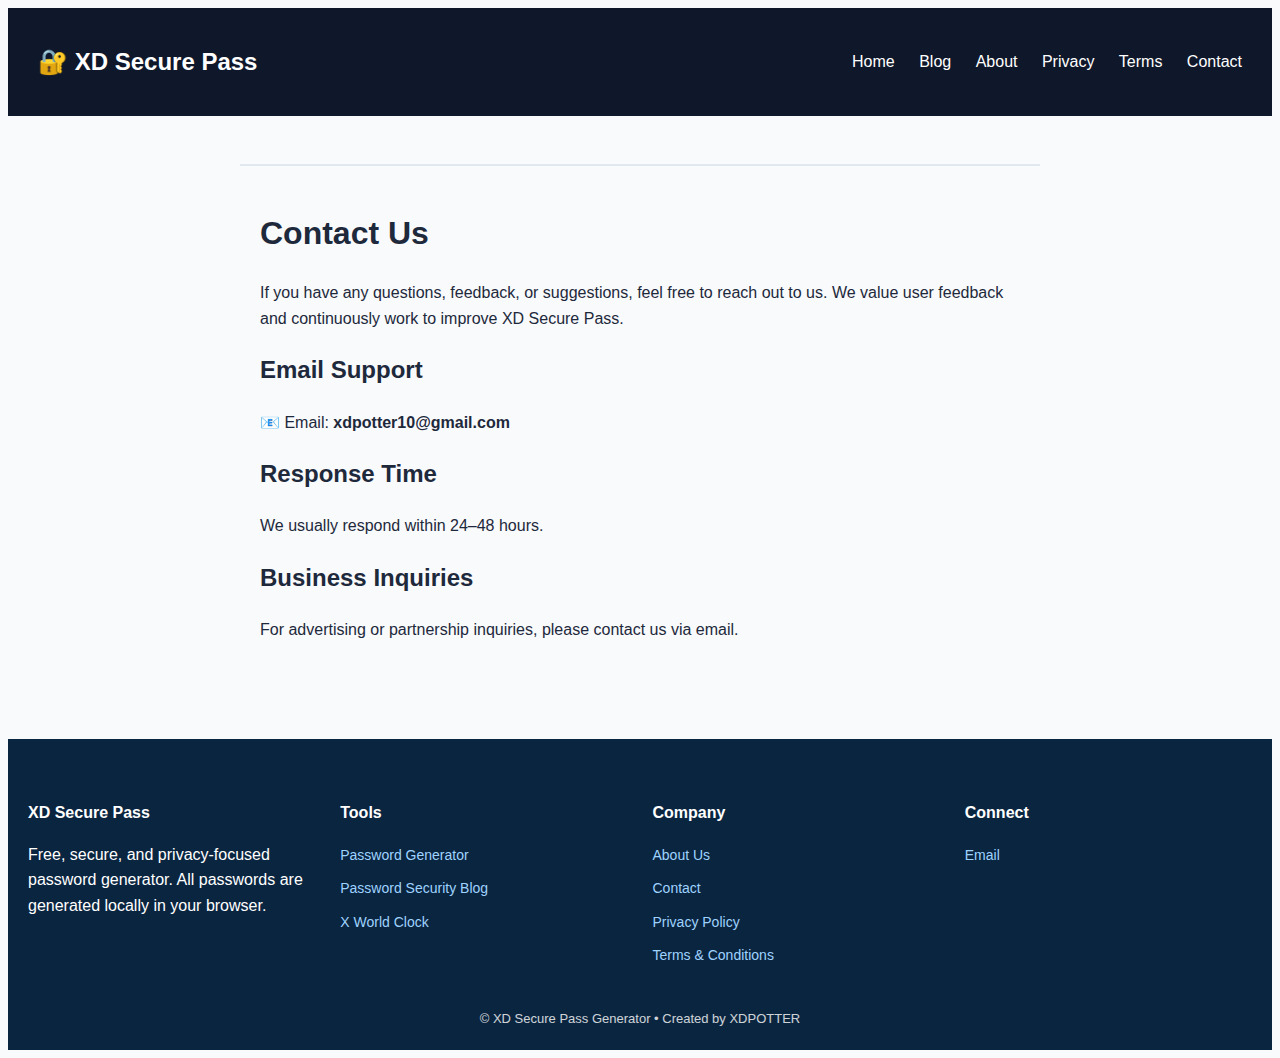
<file: contact.html>
<!DOCTYPE html>
<html lang="en">
<head>
    <script async src="https://pagead2.googlesyndication.com/pagead/js/adsbygoogle.js?client=ca-pub-8173211580426362"
     crossorigin="anonymous"></script>
<meta charset="UTF-8">
<title>Contact Us – XD Secure Pass</title>
<link rel="stylesheet" href="style.css">
</head>
<body>

<header>
    <h2>🔐 XD Secure Pass</h2>
  <nav>
    <a href="index.html">Home</a>
    <a href="blog1.html">Blog</a>
    <a href="about.html">About</a>
    <a href="privacy.html">Privacy</a>
    <a href="terms.html">Terms</a>
    <a href="contact.html">Contact</a>
  </nav>
</header>

<main class="container">
<section class="content-box">

<h1>Contact Us</h1>

<p>
If you have any questions, feedback, or suggestions, feel free to reach out to us.
We value user feedback and continuously work to improve XD Secure Pass.
</p>

<h2>Email Support</h2>
<p>
📧 Email: <strong>xdpotter10@gmail.com</strong>
</p>

<h2>Response Time</h2>
<p>
We usually respond within 24–48 hours.
</p>

<h2>Business Inquiries</h2>
<p>
For advertising or partnership inquiries, please contact us via email.
</p>

</section>
</main>

<footer class="site-footer">

  <div class="footer-grid">

    <div>
      <h4>XD Secure Pass</h4>
      <p>
        Free, secure, and privacy-focused password generator.
        All passwords are generated locally in your browser.
      </p>
    </div>

    <div>
      <h4>Tools</h4>
      <ul>
        <li><a href="/">Password Generator</a></li>
        <li><a href="/blog1.html">Password Security Blog</a></li>
        <li>
      <a href="https://xworldclock.netlify.app" target="_blank">
       X World Clock
      </a>
    </li>
      </ul>
    </div>

    <div>
      <h4>Company</h4>
      <ul>
        <li><a href="/about.html">About Us</a></li>
        <li><a href="/contact.html">Contact</a></li>
        <li><a href="/privacy.html">Privacy Policy</a></li>
        <li><a href="/terms.html">Terms & Conditions</a></li>
      </ul>
    </div>

    <div>
      <h4>Connect</h4>
      <ul>
        <li><a href="mailto:xdpotter@gmail.com">Email</a></li>
      </ul>
    </div>

  </div>

  <div class="footer-bottom">
    © <span id="year"></span> XD Secure Pass Generator • Created by XDPOTTER
  </div>

</footer>

</body>
</html>
</file>
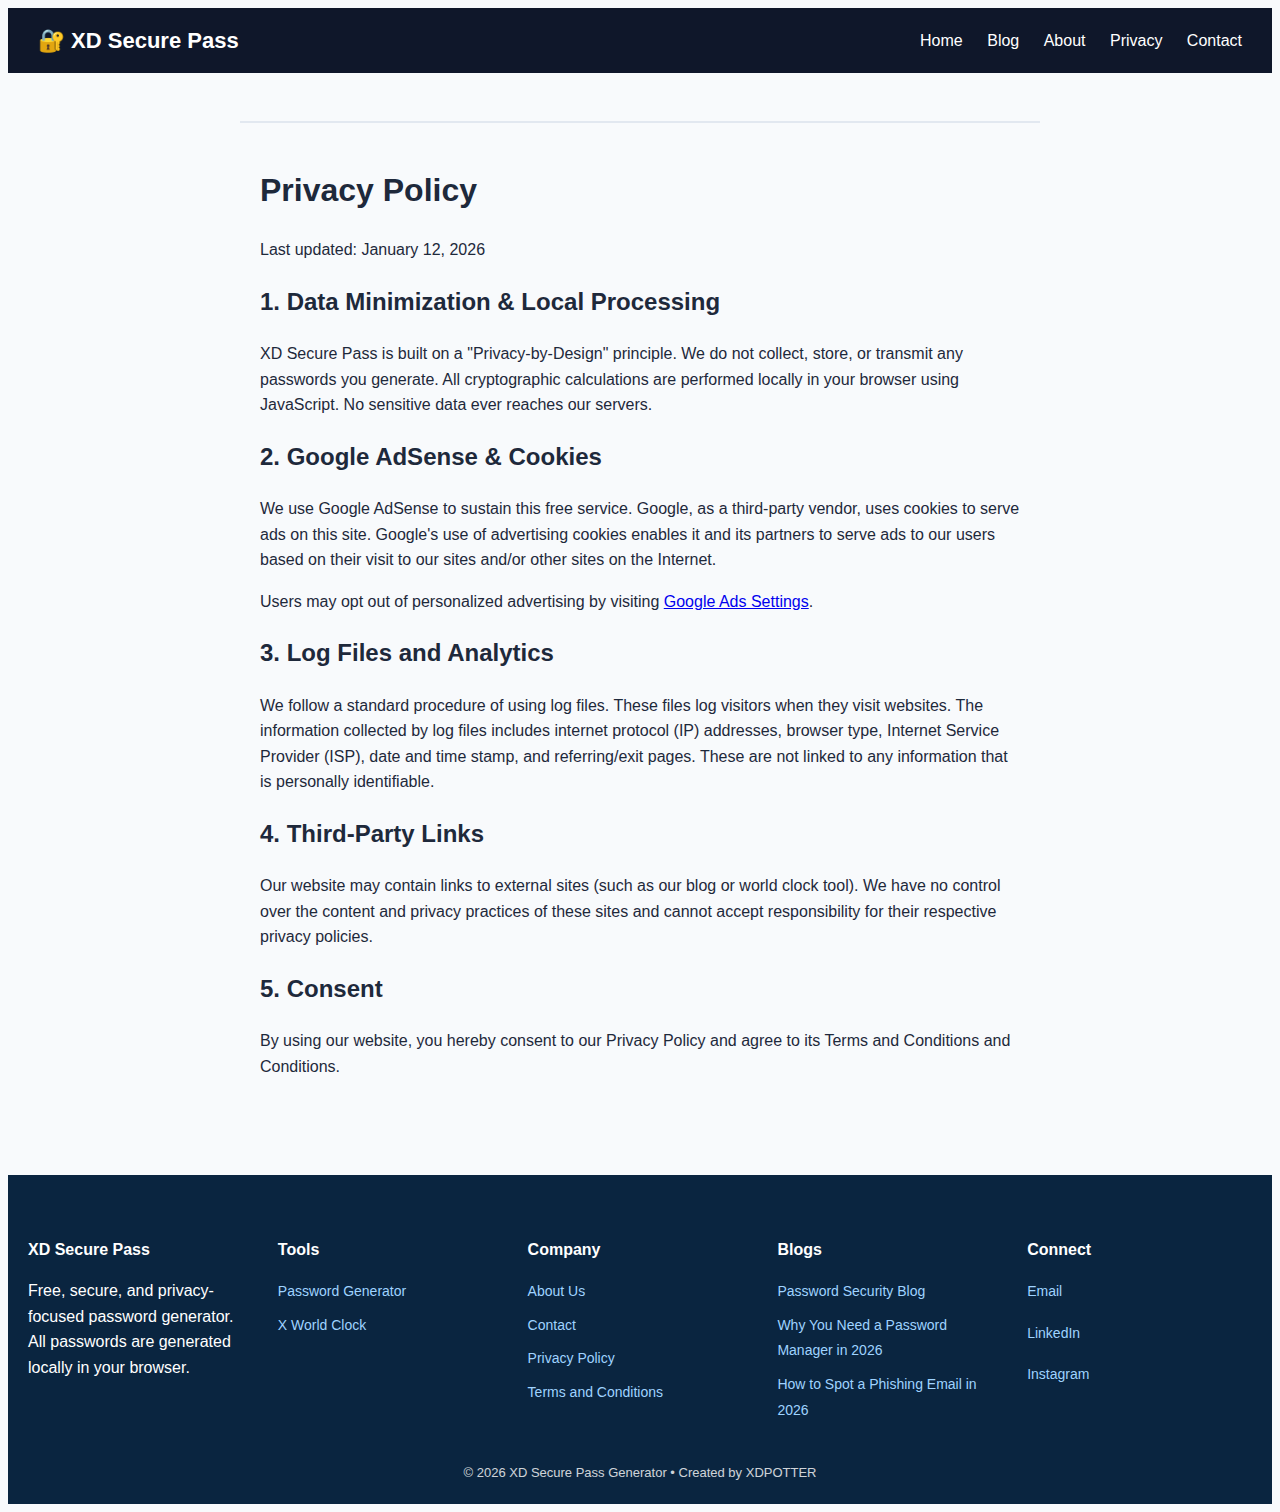
<file: privacy.html>
<!DOCTYPE html>
<html lang="en">
<head>
    <script async src="https://pagead2.googlesyndication.com/pagead/js/adsbygoogle.js?client=ca-pub-8173211580426362"
     crossorigin="anonymous"></script>
    <meta charset="UTF-8">
    <meta name="viewport" content="width=device-width, initial-scale=1.0">
    <title>XD Secure Pass | Professional Password Generator & Security Tool</title>
    <meta name="description" content="Generate ultra-secure, random passwords with XD Secure Pass. Features entropy analysis, local encryption, and security tips to protect your digital life.">
    <link rel="stylesheet" href="style.css">
    <link rel="icon" href="favicon.ico">
    <link rel="icon" type="image/svg+xml" href="favicon.svg">
    </head>
<body>

<header>
    <div class="logo">🔐 XD Secure Pass</div>
    <nav>
        <a href="index.html">Home</a>
        <a href="blog1.html">Blog</a>
        <a href="about.html">About</a>
        <a href="privacy.html">Privacy</a>
        <a href="contact.html">Contact</a>
        
    </nav>
</header>

<main class="container">
<section class="content-box">
    <h1>Privacy Policy</h1>
    <p>Last updated: January 12, 2026</p>

    <h2>1. Data Minimization & Local Processing</h2>
    <p>XD Secure Pass is built on a "Privacy-by-Design" principle. We do not collect, store, or transmit any passwords you generate. All cryptographic calculations are performed locally in your browser using JavaScript. No sensitive data ever reaches our servers.</p>

    <h2>2. Google AdSense & Cookies</h2>
    <p>We use Google AdSense to sustain this free service. Google, as a third-party vendor, uses cookies to serve ads on this site. Google's use of advertising cookies enables it and its partners to serve ads to our users based on their visit to our sites and/or other sites on the Internet.</p>
    <p>Users may opt out of personalized advertising by visiting <a href="https://www.google.com/settings/ads" target="_blank">Google Ads Settings</a>.</p>

    <h2>3. Log Files and Analytics</h2>
    <p>We follow a standard procedure of using log files. These files log visitors when they visit websites. The information collected by log files includes internet protocol (IP) addresses, browser type, Internet Service Provider (ISP), date and time stamp, and referring/exit pages. These are not linked to any information that is personally identifiable.</p>

    <h2>4. Third-Party Links</h2>
    <p>Our website may contain links to external sites (such as our blog or world clock tool). We have no control over the content and privacy practices of these sites and cannot accept responsibility for their respective privacy policies.</p>

    <h2>5. Consent</h2>
    <p>By using our website, you hereby consent to our Privacy Policy and agree to its Terms and Conditions and Conditions.</p>
</section>
</main>

<footer class="site-footer">

  <div class="footer-grid">

    <div>
      <h4>XD Secure Pass</h4>
      <p>
        Free, secure, and privacy-focused password generator.
        All passwords are generated locally in your browser.
      </p>
    </div>

    <div>
      <h4>Tools</h4>
      <ul>
        <li><a href="/">Password Generator</a></li>
        <li>
      <a href="https://xworldclock.netlify.app" target="_blank">
       X World Clock
      </a>
    </li>
      </ul>
    </div>

    <div>
      <h4>Company</h4>
      <ul>
        <li><a href="/about.html">About Us</a></li>
        <li><a href="/contact.html">Contact</a></li>
        <li><a href="/privacy.html">Privacy Policy</a></li>
        <li><a href="/terms.html">Terms and Conditions</a></li>
      </ul>
    </div>

    <div>
      <h4>Blogs</h4>
      <ul>
        <li><a href="/blog1.html">Password Security Blog</a></li>
        <li><a href="/blog2.html">Why You Need a Password Manager in 2026</a></li>
        <li><a href="blog3.html">How to Spot a Phishing Email in 2026</a></li>
      </ul>
    </div>

    <div>
      <h4>Connect</h4>
      <ul>
        <li><a href="mailto:xdpotter10@gmail.com">Email</a></li>
      </ul>
      <ul>
        <li><a href="https://in.linkedin.com/in/harshal-kotwal-235510180">LinkedIn</a></li>
      </ul>
      <ul>
        <li><a href="www.instagram.com/xdpotter10">Instagram</a></li>
      </ul>
    </div>

  </div>

  <div class="footer-bottom">
    © <span id="year"></span> XD Secure Pass Generator • Created by XDPOTTER
  </div>

</footer>
<script>
  document.getElementById("year").textContent = new Date().getFullYear();
</script>
</body>
</html>
</file>
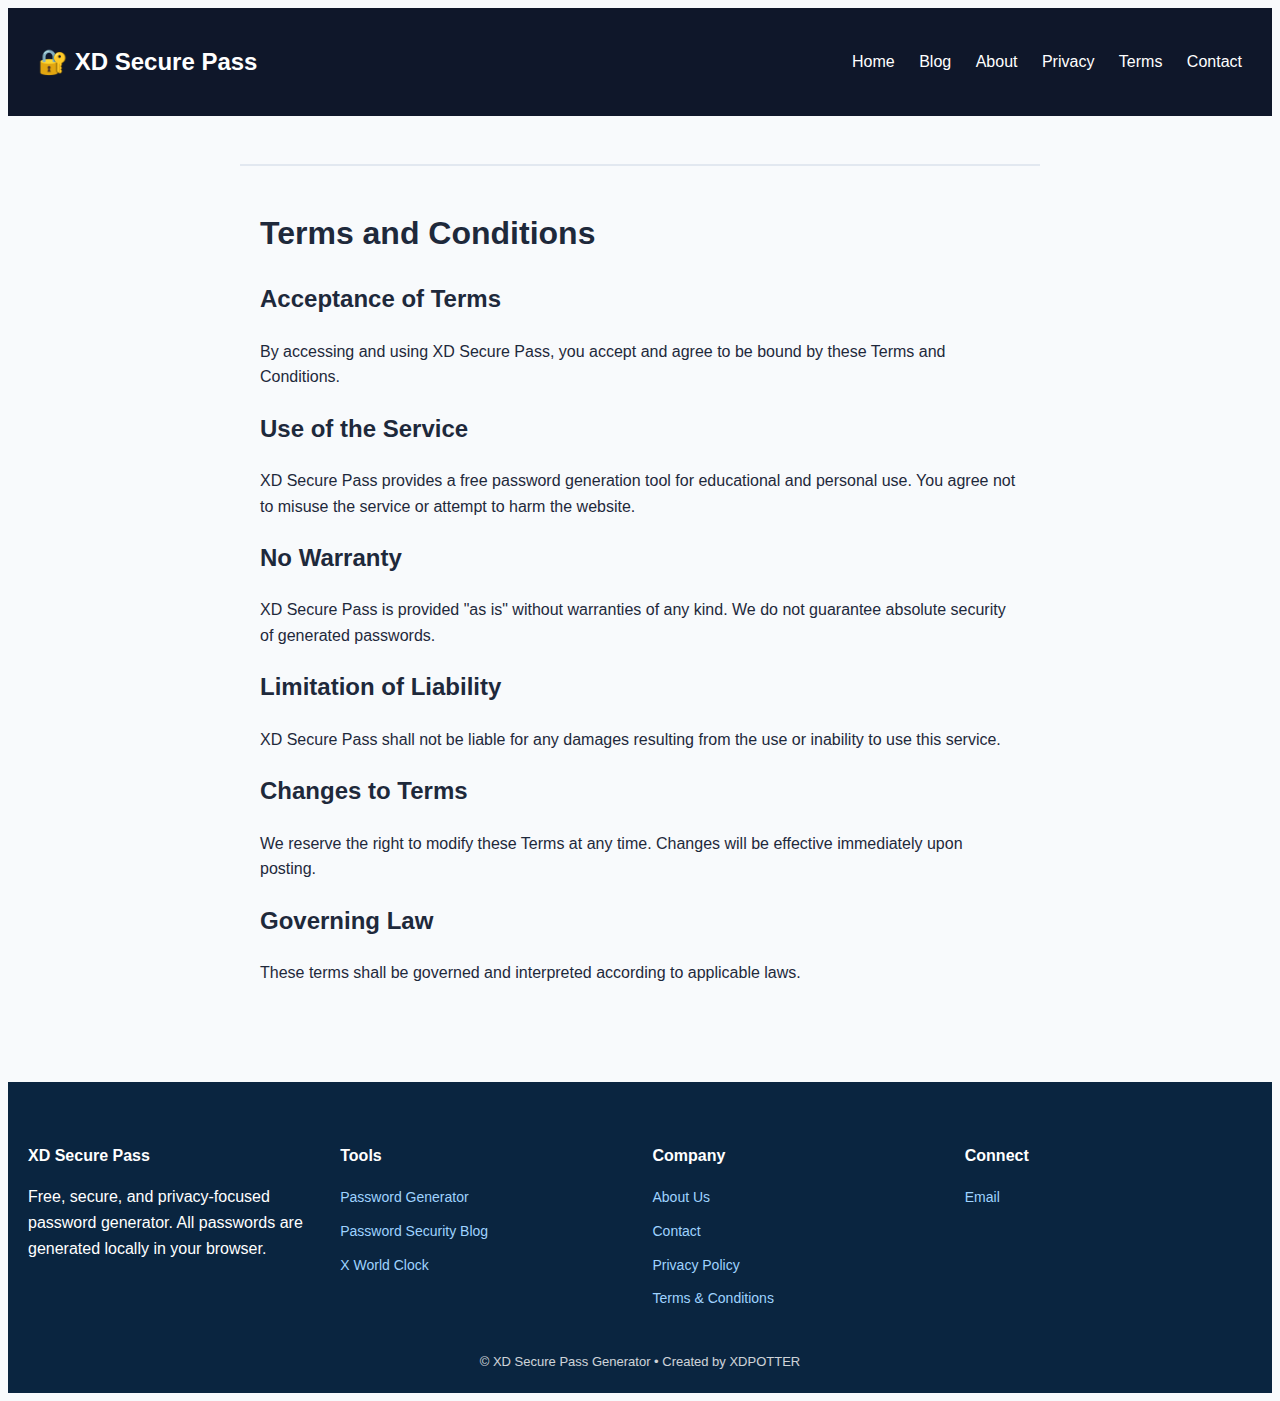
<file: terms.html>
<!DOCTYPE html>
<html lang="en">
<head>
<meta charset="UTF-8">
<title>Terms and Conditions – XD Secure Pass</title>
<link rel="stylesheet" href="style.css">
</head>
<body>

<header>
    <h2>🔐 XD Secure Pass</h2>
  <nav>
    <a href="index.html">Home</a>
    <a href="blog1.html">Blog</a>
    <a href="about.html">About</a>
    <a href="privacy.html">Privacy</a>
    <a href="terms.html">Terms</a>
    <a href="contact.html">Contact</a>
  </nav>
</header>

<main class="container">
<section class="content-box">

<h1>Terms and Conditions</h1>

<h2>Acceptance of Terms</h2>
<p>
By accessing and using XD Secure Pass, you accept and agree to be bound by these Terms
and Conditions.
</p>

<h2>Use of the Service</h2>
<p>
XD Secure Pass provides a free password generation tool for educational and personal use.
You agree not to misuse the service or attempt to harm the website.
</p>

<h2>No Warranty</h2>
<p>
XD Secure Pass is provided "as is" without warranties of any kind.
We do not guarantee absolute security of generated passwords.
</p>

<h2>Limitation of Liability</h2>
<p>
XD Secure Pass shall not be liable for any damages resulting from the use or inability
to use this service.
</p>

<h2>Changes to Terms</h2>
<p>
We reserve the right to modify these Terms at any time.
Changes will be effective immediately upon posting.
</p>

<h2>Governing Law</h2>
<p>
These terms shall be governed and interpreted according to applicable laws.
</p>

</section>
</main>

<footer class="site-footer">

  <div class="footer-grid">

    <div>
      <h4>XD Secure Pass</h4>
      <p>
        Free, secure, and privacy-focused password generator.
        All passwords are generated locally in your browser.
      </p>
    </div>

    <div>
      <h4>Tools</h4>
      <ul>
        <li><a href="/">Password Generator</a></li>
        <li><a href="/blog1.html">Password Security Blog</a></li>
        <li>
      <a href="https://xworldclock.netlify.app" target="_blank">
       X World Clock
      </a>
    </li>
        <!-- <li>
      <a href="https://xworldclock.netlify.app" target="_blank">
        World Clock
      </a>
    </li> -->
      </ul>
    </div>

    <div>
      <h4>Company</h4>
      <ul>
        <li><a href="/about.html">About Us</a></li>
        <li><a href="/contact.html">Contact</a></li>
        <li><a href="/privacy.html">Privacy Policy</a></li>
        <li><a href="/terms.html">Terms & Conditions</a></li>
      </ul>
    </div>

    <div>
      <h4>Connect</h4>
      <ul>
        <li><a href="mailto:xdpotter@gmail.com">Email</a></li>
      </ul>
    </div>

  </div>

  <div class="footer-bottom">
    © <span id="year"></span> XD Secure Pass Generator • Created by XDPOTTER
  </div>

</footer>

</body>
</html>
</file>
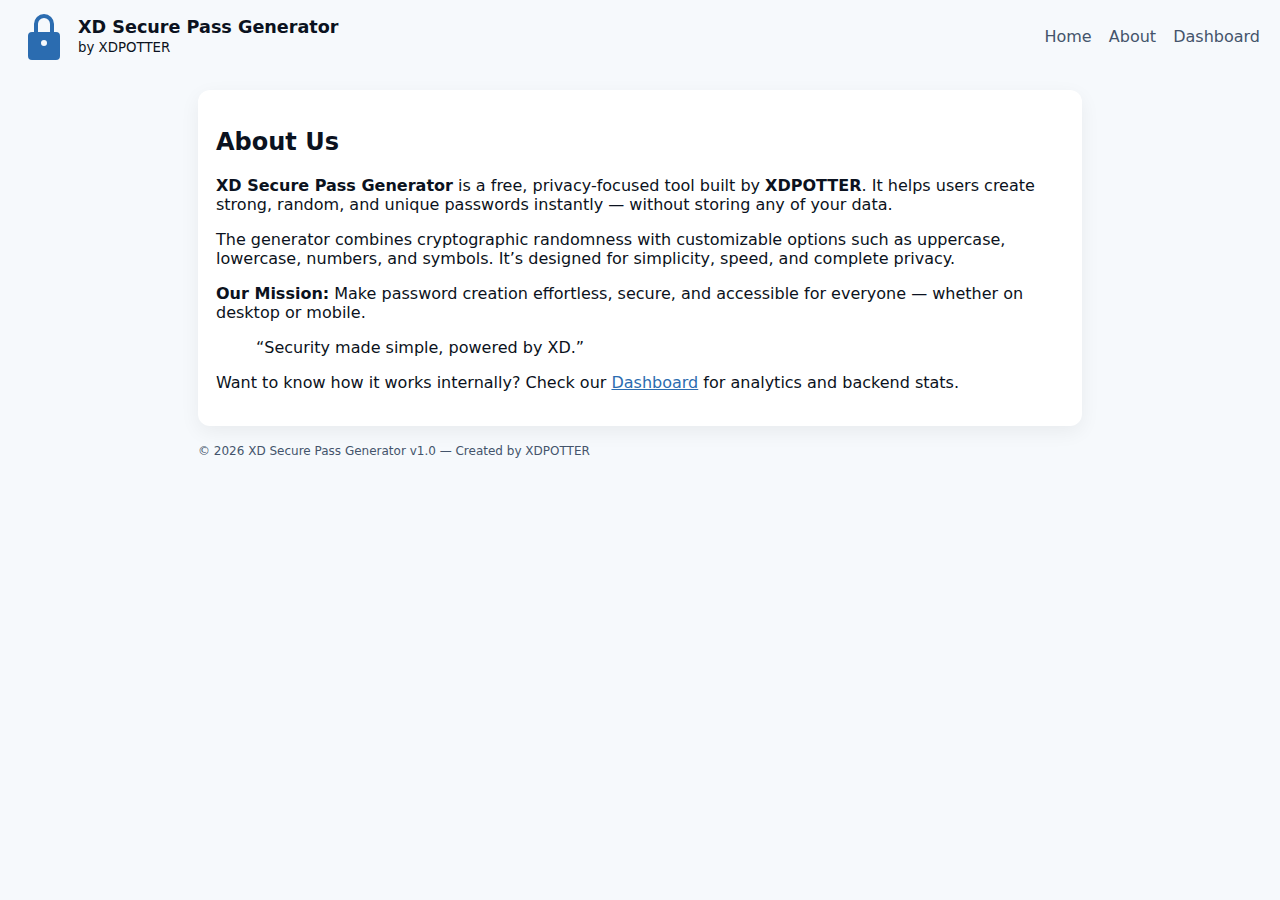
<file: frontend/about.html>
<!doctype html>
<html lang="en">
<head>
  <meta charset="utf-8" />
  <meta name="viewport" content="width=device-width,initial-scale=1" />
  <title>About — XD Secure Pass Generator</title>
  <meta name="description" content="Learn more about XD Secure Pass Generator by XDPOTTER." />
  <link rel="stylesheet" href="style.css" />
</head>
<body>
  <header class="site-header">
    <div class="brand">
      <svg xmlns="http://www.w3.org/2000/svg" width="48" height="48" fill="#2B6CB0" viewBox="0 0 24 24" class="logo">
        <path d="M12 1a5 5 0 0 0-5 5v4H6a2 2 0 0 0-2 2v10a2 2 0 0 0 2 2h12a2 2 0 0 0 2-2V12a2 2 0 0 0-2-2h-1V6a5 5 0 0 0-5-5Zm3 9H9V6a3 3 0 0 1 6 0v4Zm-3 4a1.5 1.5 0 1 1-1.5 1.5A1.5 1.5 0 0 1 12 14Z"/>
      </svg>
      <div>
        <h1>XD Secure Pass Generator</h1>
        <small>by XDPOTTER</small>
      </div>
    </div>

    <nav class="nav">
      <a href="index.html">Home</a>
      <a href="about.html" class="active">About</a>
      <a href="dashboard.html">Dashboard</a>
    </nav>
  </header>

  <main class="container">
    <section class="card">
      <h2>About Us</h2>
      <p>
        <strong>XD Secure Pass Generator</strong> is a free, privacy-focused tool built by <strong>XDPOTTER</strong>.  
        It helps users create strong, random, and unique passwords instantly — without storing any of your data.
      </p>

      <p>
        The generator combines cryptographic randomness with customizable options such as uppercase, lowercase, numbers, and symbols.  
        It’s designed for simplicity, speed, and complete privacy.
      </p>

      <p>
        <strong>Our Mission:</strong>  
        Make password creation effortless, secure, and accessible for everyone — whether on desktop or mobile.
      </p>

      <blockquote>
        “Security made simple, powered by XD.”
      </blockquote>

      <p>
        Want to know how it works internally?  
        Check our <a href="dashboard.html">Dashboard</a> for analytics and backend stats.
      </p>
    </section>

    <footer class="site-footer">
      <small>© <span id="year"></span> XD Secure Pass Generator v1.0 — Created by XDPOTTER</small>
    </footer>
  </main>

  <script>
    document.getElementById('year').textContent = new Date().getFullYear();
  </script>
</body>
</html>
</file>
<file: style.css>
:root {
    --bg: #f8fafc;
    --text: #1e293b;
    --primary: #2563eb;
    --card: #ffffff;
    --border: #e2e8f0;
}

body.dark {
    --bg: #0f172a;
    --text: #f1f5f9;
    --card: #1e293b;
    --border: #334155;
}

body {
    background-color: var(--bg);
    color: var(--text);
    font-family: 'Segoe UI', Tahoma, Geneva, Verdana, sans-serif;
    transition: all 0.3s ease;
    line-height: 1.6; 
}

header {
    background: #0f172a;
    color: white;
    /* padding: 1rem 5%; */
    padding: 15px 30px;
    display: flex;
    justify-content: space-between;
    align-items: center;
}

header .logo {
  font-size: 22px;
  font-weight: bold;
}

header nav a {
  color: white;
  margin-left: 20px;
  text-decoration: none;
}

.container {
    max-width: 800px;
    margin: 2rem auto;
    padding: 0 1rem;
}

.generator-box {
    background: var(--card);
    border: 1px solid var(--border);
    padding: 2rem;
    border-radius: 16px;
    box-shadow: 0 10px 15px -3px rgba(0,0,0,0.1);
}

.input-wrapper {
    display: flex;
    gap: 10px;
    margin-bottom: 1.5rem;
}

#password {
    flex-grow: 1;
    padding: 15px;
    font-size: 1.2rem;
    border: 2px solid var(--border);
    border-radius: 8px;
    background: var(--bg);
    color: var(--text);
}

.options-grid {
    display: grid;
    grid-template-columns: 1fr 1fr;
    gap: 15px;
    margin-bottom: 1.5rem;
}

.option {
    display: flex;
    align-items: center;
    gap: 10px;
    font-size: 0.9rem;
}

.button-group {
    display: flex;
    gap: 10px;
}

.btn {
    padding: 12px 24px;
    border-radius: 8px;
    font-weight: bold;
    cursor: pointer;
    border: none;
    transition: transform 0.2s;
}

.btn.primary { background: var(--primary); color: white; }
.btn.outline { background: transparent; border: 2px solid var(--primary); color: var(--primary); }

.strength-meter {
    height: 8px;
    background: #e2e8f0;
    border-radius: 4px;
    margin: 10px 0;
}

#strengthBar {
    height: 100%;
    width: 0;
    transition: width 0.5s ease;
    border-radius: 4px;
}

.content-box {
    margin-top: 3rem;
    padding: 20px;
    border-top: 2px solid var(--border);
}

.dark-toggle {
    background: var(--primary);
    color: white;
    border: none;
    padding: 5px 10px;
    border-radius: 5px;
    cursor: pointer;
}

.site-footer {
  margin-top: 60px;
  padding: 40px 20px 20px;
  background: var(--card);
  border-top: 1px solid var(--border);
}

.footer-grid {
  display: grid;
  grid-template-columns: repeat(auto-fit, minmax(200px, 1fr));
  gap: 25px;
}

.site-footer h4 {
  margin-bottom: 10px;
}

.site-footer ul {
  list-style: none;
  padding: 0;
}

.site-footer li {
  margin-bottom: 8px;
}

.site-footer a {
  color: var(--accent);
  text-decoration: none;
  font-size: 14px;
}

.footer-bottom {
  text-align: center;
  margin-top: 25px;
  font-size: 13px;
  opacity: 0.8;
}

.site-footer {
  margin-top: 60px;
  padding: 40px 20px 20px;
  background: #0a2540; /* FORCE COLOR */
  color: #ffffff;
  border-top: none;
}

.site-footer a {
  color: #9fd3ff;
  text-decoration: none;
}

/* Navigation Styling */
.main-header {
    background: #0f172a;
    padding: 1rem 5%;
    position: sticky;
    top: 0;
    z-index: 1000;
}
.nav-container {
    display: flex;
    justify-content: space-between;
    align-items: center;
}
.navbar a {
    color: white;
    text-decoration: none;
    margin-left: 20px;
    font-size: 0.95rem;
}

.btn-primary,
.btn-secondary {
  display: inline-block;
  padding: 12px 20px;
  margin: 10px;
  border-radius: 6px;
  text-decoration: none;
  font-weight: bold;
}

.btn-primary {
  background: #0a2540;
  color: white;
}

.btn-secondary {
  background: #e0e0e0;
  color: #333;
}

.blog-image {
  width: 100%;
  border-radius: 10px;
  margin-bottom: 20px;
}

.blog-cta {
  margin-top: 30px;
  text-align: center;
}

/* .creator-box {
  display: flex;
  gap: 20px;
  align-items: center;
  margin-top: 30px;
} */

.creator-image {
  width: 120px;
  height: 120px;
  border-radius: 50%;
  object-fit: cover;
  border: 3px solid #0a2540;
}

/* Table Styling */
.table-container { overflow-x: auto; margin: 20px 0; }
table { width: 100%; border-collapse: collapse; background: var(--card); }
th, td { padding: 12px; border: 1px solid var(--border); text-align: center; }
th { background: #0f172a; color: white; }

/* Dropdown Menu */
.dropdown { position: relative; display: inline-block; }
.dropdown-content {
    display: none;
    position: absolute;
    background-color: #ffffff;
    min-width: 200px;
    box-shadow: 0px 8px 16px rgba(0,0,0,0.2);
    z-index: 1;
    border-radius: 8px;
    margin-top: 10px;
}
.dropdown:hover .dropdown-content { display: block; }
.dropdown-content a {
    color: #333 !important;
    padding: 12px 16px;
    display: block;
    margin: 0 !important;
}
.dropdown-content a:hover { background-color: #f1f5f9; }

/* Session Log Styling */
.password-log {
    margin-top: 25px;
    background: #f8fafc;
    border: 2px dashed #cbd5e1;
    padding: 20px;
    border-radius: 12px;
}
.log-entry {
    background: white;
    margin: 8px 0;
    padding: 10px 15px;
    border-radius: 6px;
    display: flex;
    justify-content: space-between;
    font-family: 'Courier New', monospace;
    font-weight: bold;
    box-shadow: 0 2px 4px rgba(0,0,0,0.05);
}
</file>
<file: frontend/style.css>
:root{--bg:#f6f9fc;--card:#ffffff;--text:#0b1220;--muted:#44546b;--accent:#2B6CB0}
[data-theme="dark"]{--bg:#071028;--card:#071730;--text:#e6eef8;--muted:#9aa7bf;--accent:#7dd3fc}
*{box-sizing:border-box}
body{margin:0;font-family:Inter,system-ui,Segoe UI,Roboto,Arial;background:var(--bg);color:var(--text);min-height:100vh;display:flex;flex-direction:column}
.site-header{display:flex;justify-content:space-between;align-items:center;padding:12px 20px;background:transparent}
.brand{display:flex;gap:10px;align-items:center}
.logo{width:48px;height:48px}
h1{margin:0;font-size:1.1rem}
.nav a{margin-left:12px;text-decoration:none;color:var(--muted)}
.container{max-width:920px;margin:18px auto;padding:0 18px;flex:1}
.card{background:var(--card);border-radius:12px;padding:18px;box-shadow:0 6px 20px rgba(2,6,23,0.06)}
.output-row{display:flex;gap:8px;margin-bottom:12px}
#passwordOutput{flex:1;padding:10px;border-radius:8px;border:1px solid rgba(0,0,0,0.06)}
button{padding:10px 12px;border-radius:8px;border:none;background:var(--accent);color:white;cursor:pointer}
.controls{display:flex;gap:8px;flex-wrap:wrap;margin-bottom:12px;align-items:center}
.controls label{font-size:0.92rem;color:var(--muted)}
.actions{display:flex;gap:8px;justify-content:flex-end;margin-bottom:12px}
.primary{background:#1e40af}
.strength{height:14px;background:rgba(0,0,0,0.05);border-radius:8px;overflow:hidden;margin-bottom:12px;position:relative}
.strength .bar{height:100%;width:0%;background:linear-gradient(90deg,#ff3b3b,#ffb86b,#7cffb2);transition:width .25s}
.details summary{cursor:pointer}
.history-actions{display:flex;gap:8px;justify-content:flex-end;margin-top:8px}
.site-footer{display:flex;justify-content:space-between;align-items:center;margin-top:18px;color:var(--muted);font-size:0.9rem}
a{color:var(--accent)}
@media (max-width:640px){.nav{display:none}.actions{flex-direction:column}button{width:100%}}
/* Fix background for standalone pages */
html, body {
  background: var(--bg);
}

main.container {
  background: var(--bg);
  min-height: 80vh;
}
</file>
